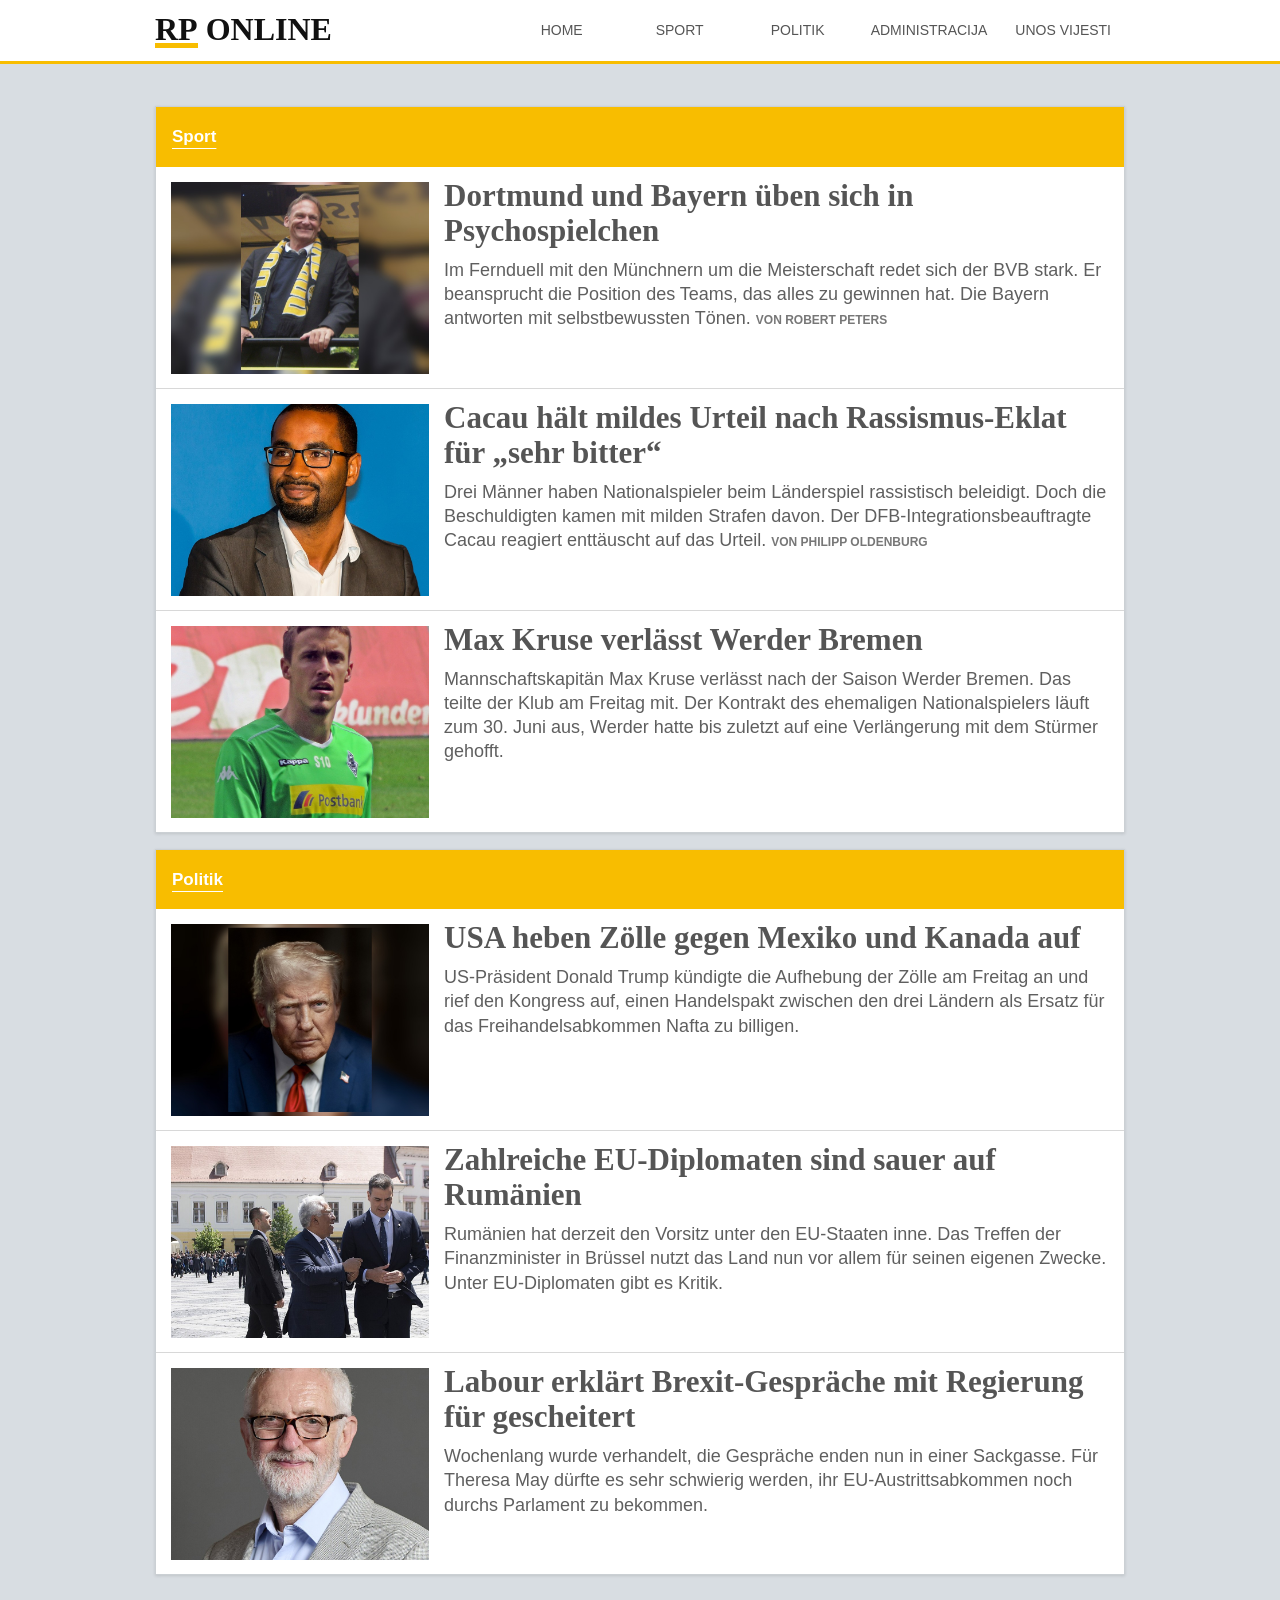
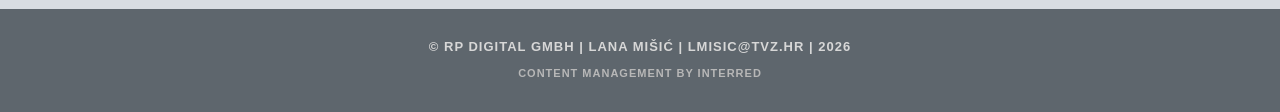
<file: pwa/index.html>
<!DOCTYPE html>
<html lang="hr">
<head>
    <meta charset="UTF-8">
    <meta name="viewport" content="width=device-width, initial-scale=1.0">
    <title>RP Online</title>
    <link rel="stylesheet" href="style.css">
</head>
<body>
    <header class="site-header">
        <div class="header-inner">
            <a class="logo" href="index.php" aria-label="RP Online početna">
                <span>RP</span> Online
            </a>
            <nav class="main-nav" aria-label="Glavna navigacija">
                <a href="index.php">Home</a>
                <a href="kategorija.php?id=Sport">Sport</a>
                <a href="kategorija.php?id=Politik">Politik</a>
                <a href="administrator.php">Administracija</a>
                <a href="unos.php">Unos vijesti</a>
            </nav>
        </div>
    </header>

    <main class="page-shell">
        <section class="news-section" id="sport">
            <h1>Sport</h1>

            <article class="news-card">
                <a class="news-image" href="clanak.html">
                    <img src="images/sport-dortmund.jpg" alt="Hans-Joachim Watzke govori u mikrofon">
                </a>
                <div class="news-copy">
                    <h2><a href="clanak.html">Dortmund und Bayern üben sich in Psychospielchen</a></h2>
                    <p>Im Fernduell mit den Münchnern um die Meisterschaft redet sich der BVB stark. Er beansprucht die Position des Teams, das alles zu gewinnen hat. Die Bayern antworten mit selbstbewussten Tönen. <span>Von Robert Peters</span></p>
                </div>
            </article>

            <article class="news-card">
                <a class="news-image" href="cacau.html">
                    <img src="images/sport-cacau.jpg" alt="Cacau na konferenciji za medije">
                </a>
                <div class="news-copy">
                    <h2><a href="cacau.html">Cacau hält mildes Urteil nach Rassismus-Eklat für „sehr bitter“</a></h2>
                    <p>Drei Männer haben Nationalspieler beim Länderspiel rassistisch beleidigt. Doch die Beschuldigten kamen mit milden Strafen davon. Der DFB-Integrationsbeauftragte Cacau reagiert enttäuscht auf das Urteil. <span>Von Philipp Oldenburg</span></p>
                </div>
            </article>

            <article class="news-card">
                <a class="news-image" href="kruse.html">
                    <img src="images/sport-kruse.jpg" alt="Max Kruse u zelenom nogometnom dresu">
                </a>
                <div class="news-copy">
                    <h2><a href="kruse.html">Max Kruse verlässt Werder Bremen</a></h2>
                    <p>Mannschaftskapitän Max Kruse verlässt nach der Saison Werder Bremen. Das teilte der Klub am Freitag mit. Der Kontrakt des ehemaligen Nationalspielers läuft zum 30. Juni aus, Werder hatte bis zuletzt auf eine Verlängerung mit dem Stürmer gehofft.</p>
                </div>
            </article>
        </section>

        <section class="news-section" id="politik">
            <h1>Politik</h1>

            <article class="news-card">
                <a class="news-image" href="usa.html">
                    <img src="images/politik-trump.jpg" alt="Donald Trump govori za govornicom">
                </a>
                <div class="news-copy">
                    <h2><a href="usa.html">USA heben Zölle gegen Mexiko und Kanada auf</a></h2>
                    <p>US-Präsident Donald Trump kündigte die Aufhebung der Zölle am Freitag an und rief den Kongress auf, einen Handelspakt zwischen den drei Ländern als Ersatz für das Freihandelsabkommen Nafta zu billigen.</p>
                </div>
            </article>

            <article class="news-card">
                <a class="news-image" href="rumunjska.html">
                    <img src="images/politik-romania.jpg" alt="Dvoje diplomata sjedi na plaži">
                </a>
                <div class="news-copy">
                    <h2><a href="rumunjska.html">Zahlreiche EU-Diplomaten sind sauer auf Rumänien</a></h2>
                    <p>Rumänien hat derzeit den Vorsitz unter den EU-Staaten inne. Das Treffen der Finanzminister in Brüssel nutzt das Land nun vor allem für seinen eigenen Zwecke. Unter EU-Diplomaten gibt es Kritik.</p>
                </div>
            </article>

            <article class="news-card">
                <a class="news-image" href="brexit.html">
                    <img src="images/politik-brexit.jpg" alt="Jeremy Corbyn ispred tamne pozadine">
                </a>
                <div class="news-copy">
                    <h2><a href="brexit.html">Labour erklärt Brexit-Gespräche mit Regierung für gescheitert</a></h2>
                    <p>Wochenlang wurde verhandelt, die Gespräche enden nun in einer Sackgasse. Für Theresa May dürfte es sehr schwierig werden, ihr EU-Austrittsabkommen noch durchs Parlament zu bekommen.</p>
                </div>
            </article>
        </section>
    </main>

    <footer class="site-footer">
        <p>&copy; RP Digital GmbH | Lana Mišić | lmisic@tvz.hr | 2026</p>
        <small>Content Management by InterRed</small>
    </footer>
</body>
</html>
</file>
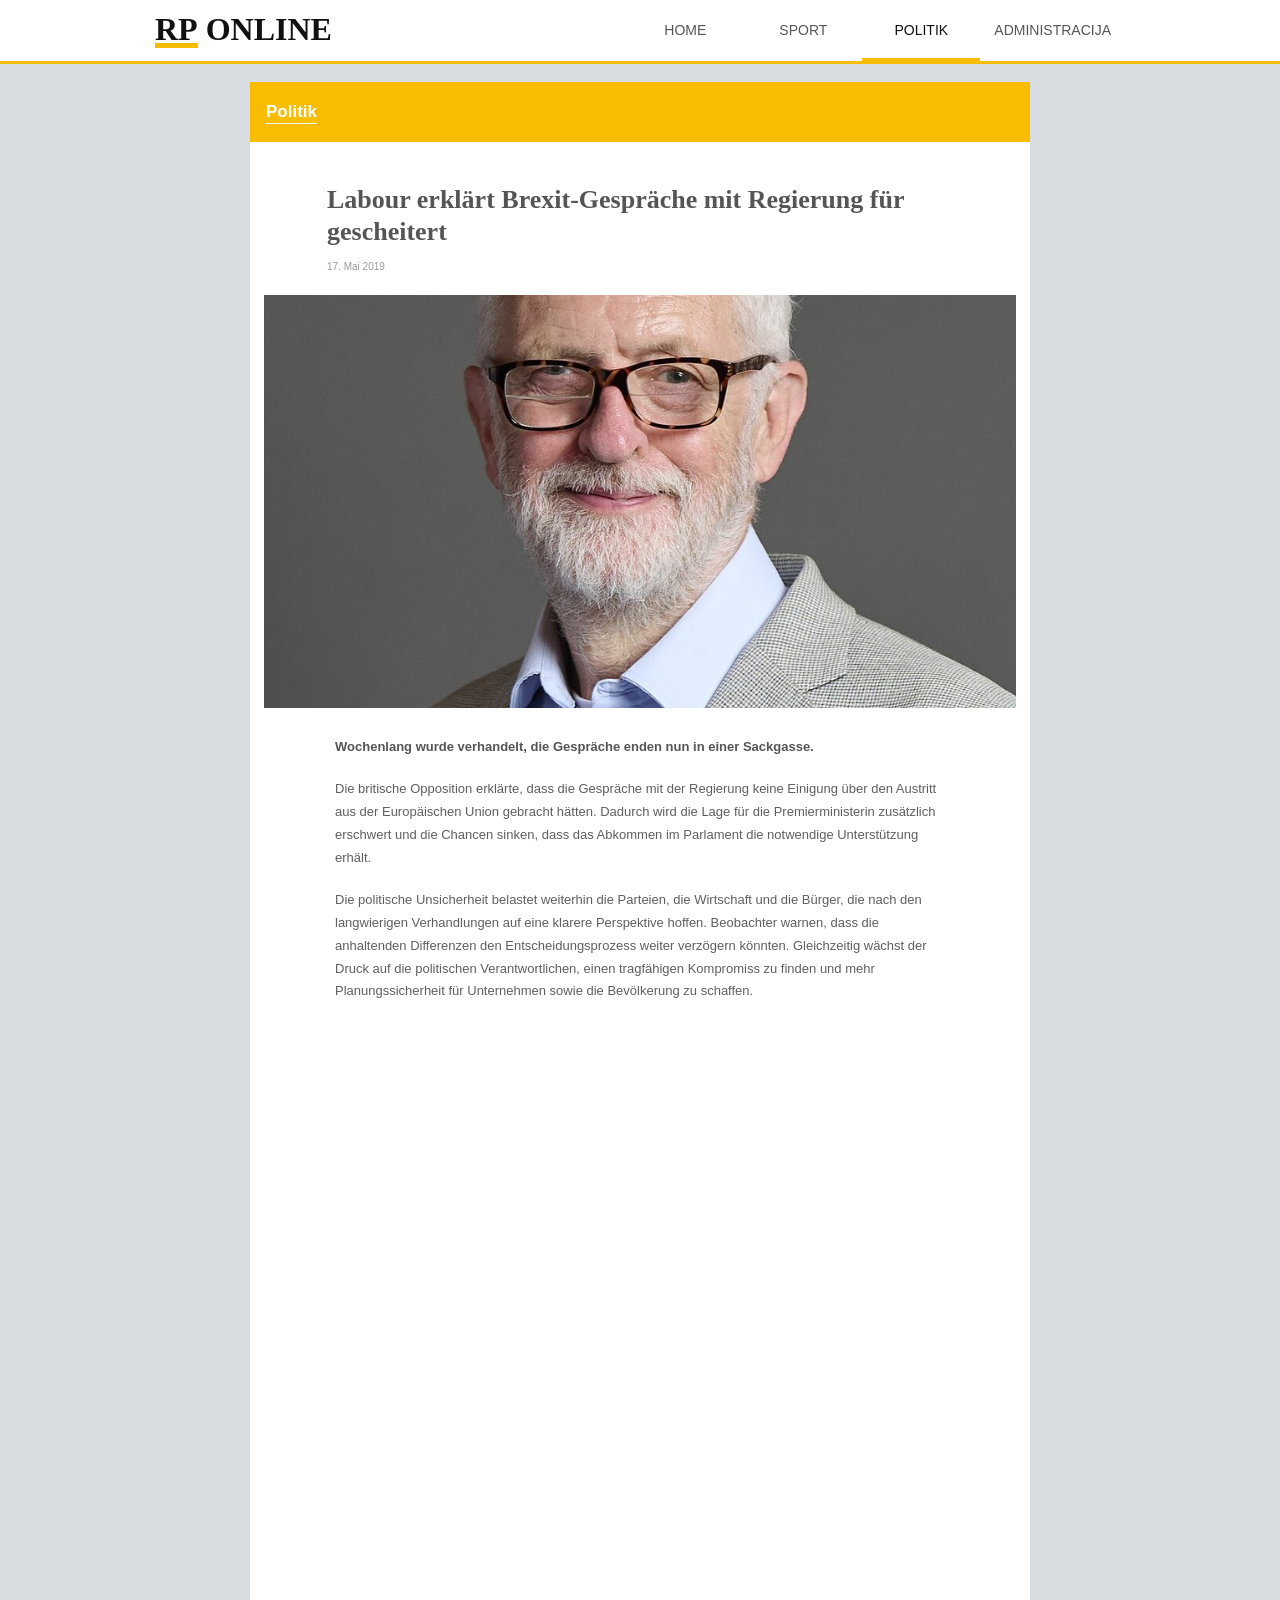
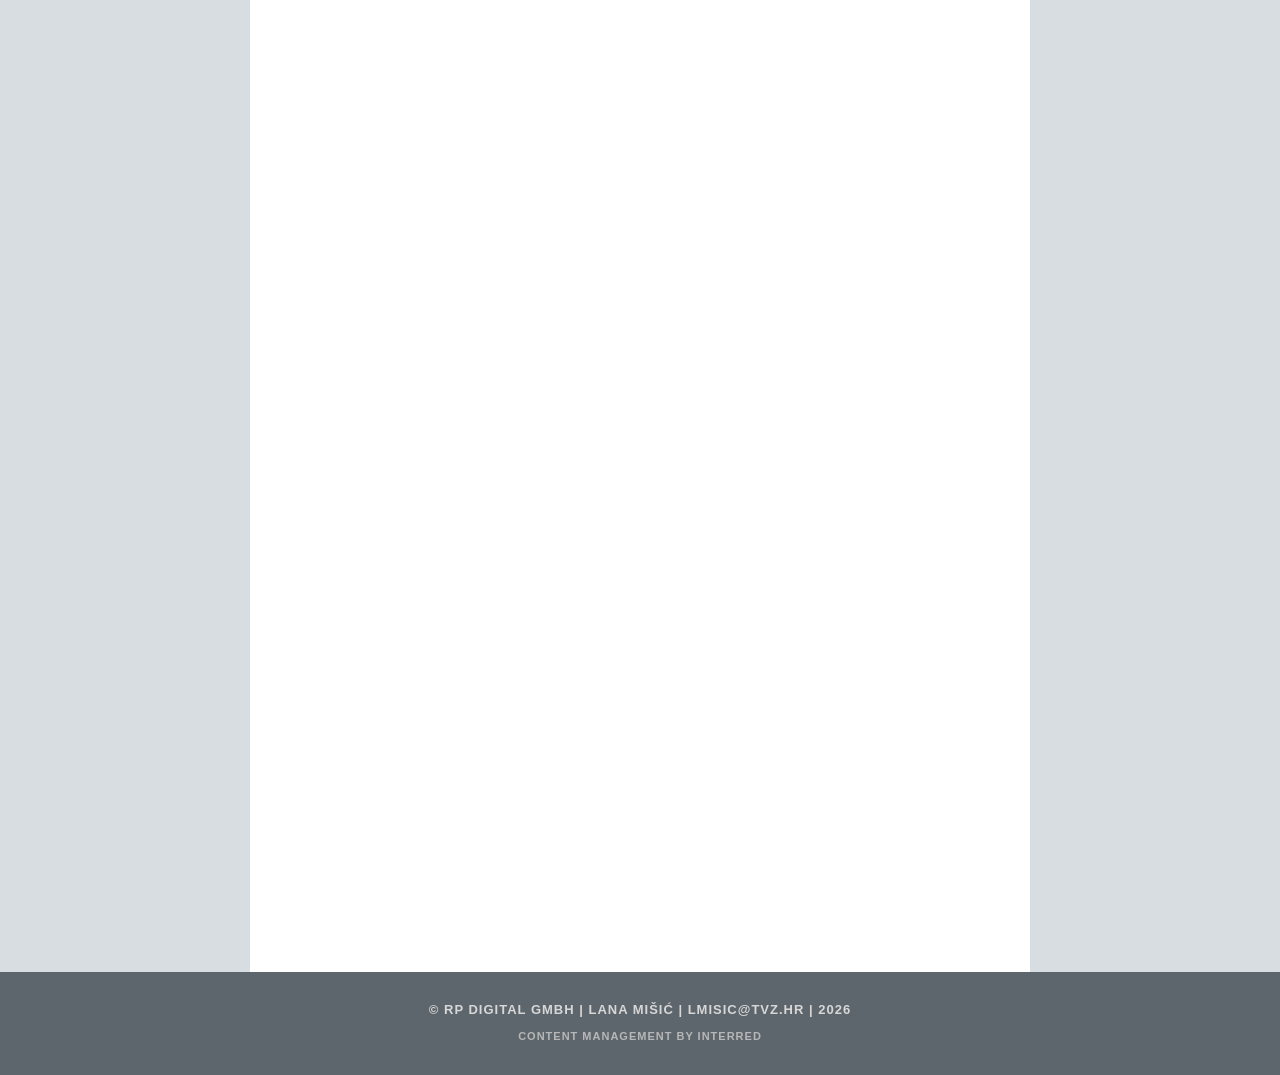
<file: pwa/brexit.html>
<!DOCTYPE html>
<html lang="hr">
<head>
    <meta charset="UTF-8">
    <meta name="viewport" content="width=device-width, initial-scale=1.0">
    <title>Labour erklärt Brexit-Gespräche mit Regierung für gescheitert | RP Online</title>
    <link rel="stylesheet" href="style.css">
</head>
<body>
    <header class="site-header">
        <div class="header-inner">
            <a class="logo" href="index.html" aria-label="RP Online početna"><span>RP</span> Online</a>
            <nav class="main-nav" aria-label="Glavna navigacija">
                <a href="index.html">Home</a>
                <a href="index.html#sport">Sport</a>
                <a class="active" href="index.html#politik">Politik</a>
                <a href="#">Administracija</a>
            </nav>
        </div>
    </header>
    <main class="article-shell">
        <article class="article-page">
            <div class="section-label">Politik</div>
            <header class="article-header">
                <h1>Labour erklärt Brexit-Gespräche mit Regierung für gescheitert</h1>
                <time datetime="2019-05-17">17. Mai 2019</time>
            </header>
            <img class="article-hero" src="images/politik-brexit.jpg" alt="Jeremy Corbyn ispred tamne pozadine">
            <p class="lead">Wochenlang wurde verhandelt, die Gespräche enden nun in einer Sackgasse.</p>
<p>Die britische Opposition erklärte, dass die Gespräche mit der Regierung keine Einigung über den Austritt aus der Europäischen Union gebracht hätten. Dadurch wird die Lage für die Premierministerin zusätzlich erschwert und die Chancen sinken, dass das Abkommen im Parlament die notwendige Unterstützung erhält.</p>

<p>Die politische Unsicherheit belastet weiterhin die Parteien, die Wirtschaft und die Bürger, die nach den langwierigen Verhandlungen auf eine klarere Perspektive hoffen. Beobachter warnen, dass die anhaltenden Differenzen den Entscheidungsprozess weiter verzögern könnten. Gleichzeitig wächst der Druck auf die politischen Verantwortlichen, einen tragfähigen Kompromiss zu finden und mehr Planungssicherheit für Unternehmen sowie die Bevölkerung zu schaffen.</p>
        </article>
    </main>
    <footer class="site-footer">
        <p>&copy; RP Digital GmbH | Lana Mišić | lmisic@tvz.hr | 2026</p>
        <small>Content Management by InterRed</small>
    </footer>
</body>
</html>
</file>
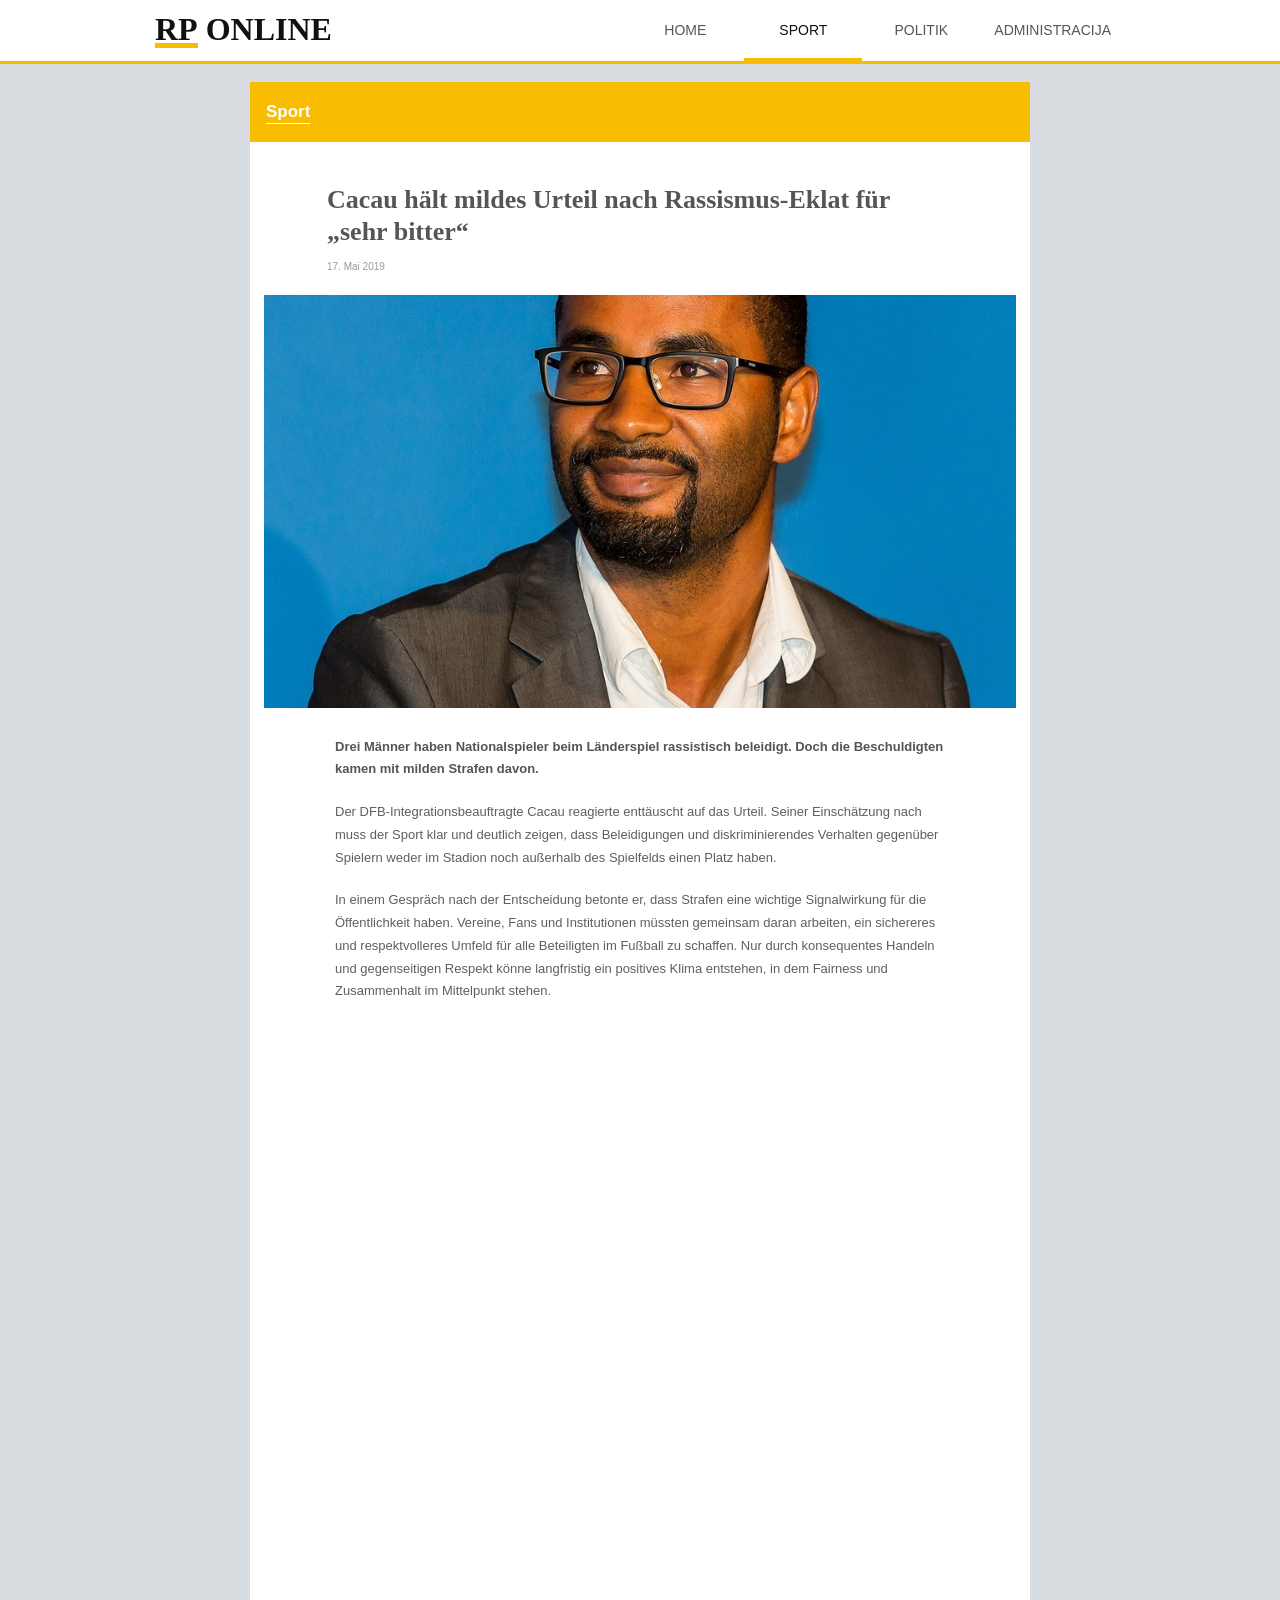
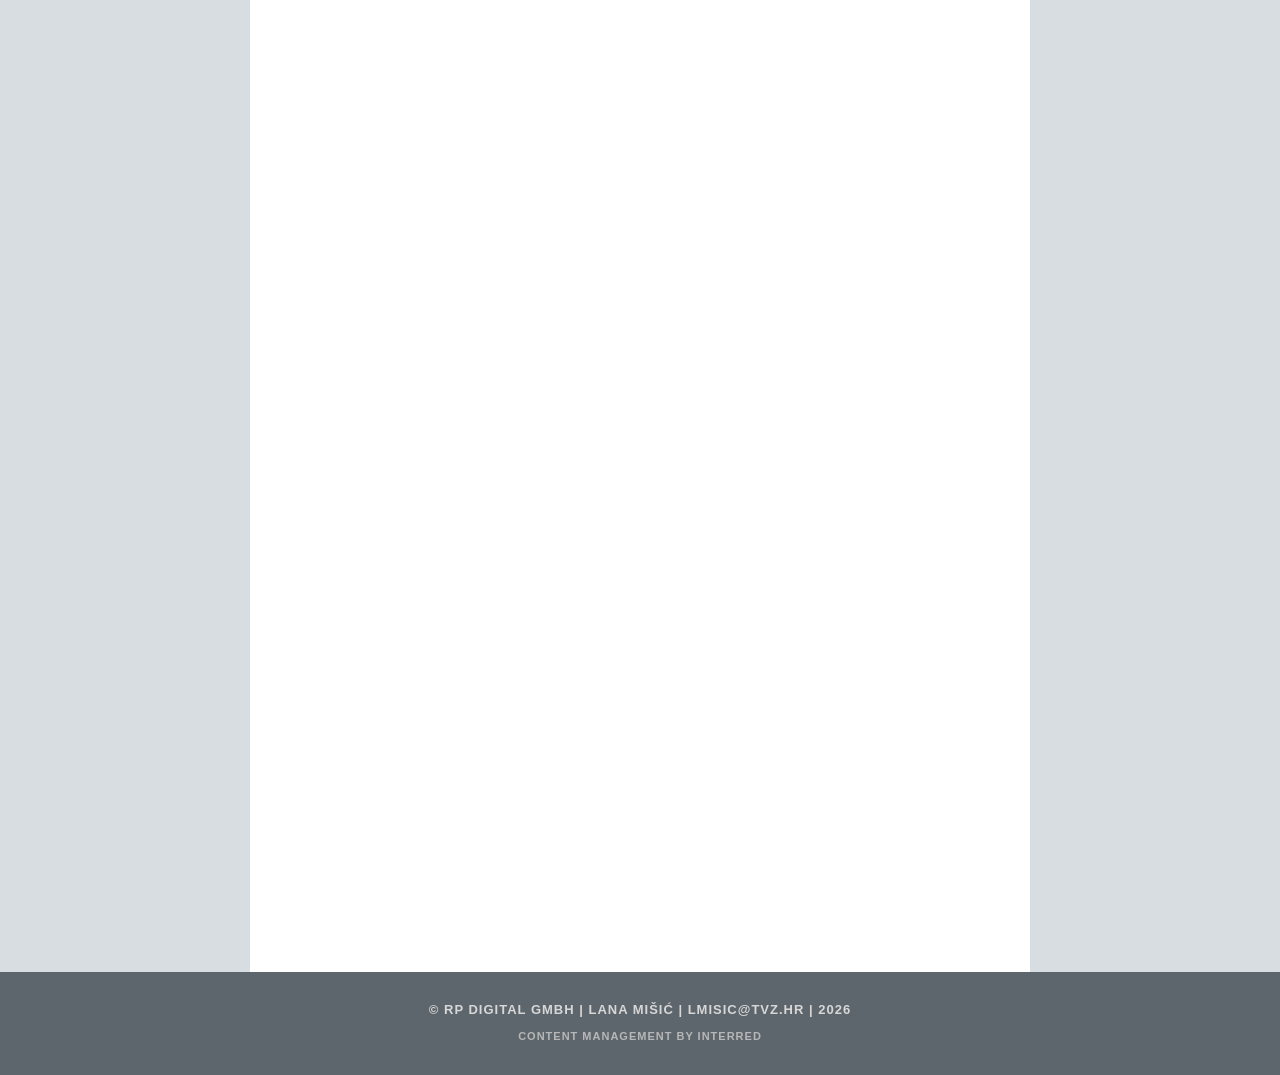
<file: pwa/cacau.html>
<!DOCTYPE html>
<html lang="hr">
<head>
    <meta charset="UTF-8">
    <meta name="viewport" content="width=device-width, initial-scale=1.0">
    <title>Cacau hält mildes Urteil nach Rassismus-Eklat für „sehr bitter“ | RP Online</title>
    <link rel="stylesheet" href="style.css">
</head>
<body>
    <header class="site-header">
        <div class="header-inner">
            <a class="logo" href="index.html" aria-label="RP Online početna"><span>RP</span> Online</a>
            <nav class="main-nav" aria-label="Glavna navigacija">
                <a href="index.html">Home</a>
                <a class="active" href="index.html#sport">Sport</a>
                <a href="index.html#politik">Politik</a>
                <a href="#">Administracija</a>
            </nav>
        </div>
    </header>
    <main class="article-shell">
        <article class="article-page">
            <div class="section-label">Sport</div>
            <header class="article-header">
                <h1>Cacau hält mildes Urteil nach Rassismus-Eklat für „sehr bitter“</h1>
                <time datetime="2019-05-17">17. Mai 2019</time>
            </header>
            <img class="article-hero" src="images/sport-cacau.jpg" alt="Cacau na konferenciji za medije">
            <p class="lead">Drei Männer haben Nationalspieler beim Länderspiel rassistisch beleidigt. Doch die Beschuldigten kamen mit milden Strafen davon.</p>
<p>Der DFB-Integrationsbeauftragte Cacau reagierte enttäuscht auf das Urteil. Seiner Einschätzung nach muss der Sport klar und deutlich zeigen, dass Beleidigungen und diskriminierendes Verhalten gegenüber Spielern weder im Stadion noch außerhalb des Spielfelds einen Platz haben.</p>

<p>In einem Gespräch nach der Entscheidung betonte er, dass Strafen eine wichtige Signalwirkung für die Öffentlichkeit haben. Vereine, Fans und Institutionen müssten gemeinsam daran arbeiten, ein sichereres und respektvolleres Umfeld für alle Beteiligten im Fußball zu schaffen. Nur durch konsequentes Handeln und gegenseitigen Respekt könne langfristig ein positives Klima entstehen, in dem Fairness und Zusammenhalt im Mittelpunkt stehen.</p>
        </article>
    </main>
    <footer class="site-footer">
        <p>&copy; RP Digital GmbH | Lana Mišić | lmisic@tvz.hr | 2026</p>
        <small>Content Management by InterRed</small>
    </footer>
</body>
</html>
</file>
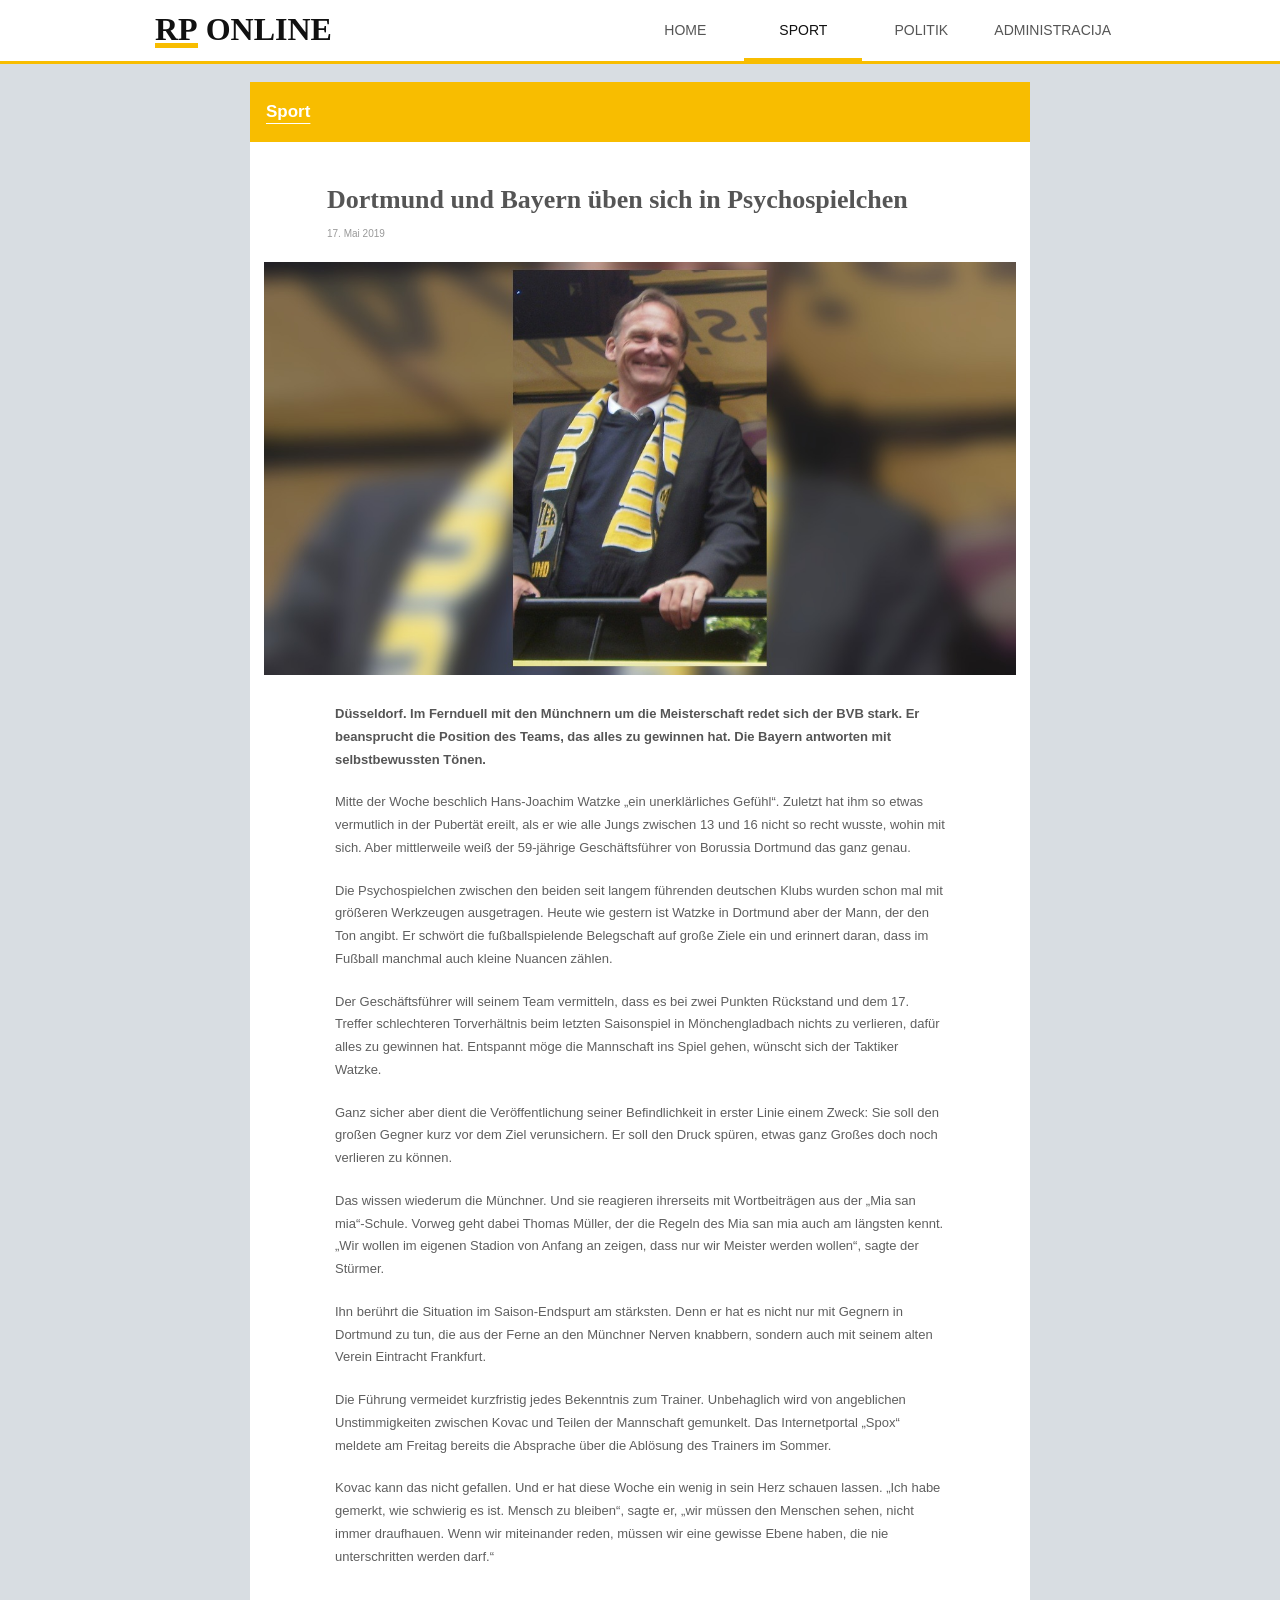
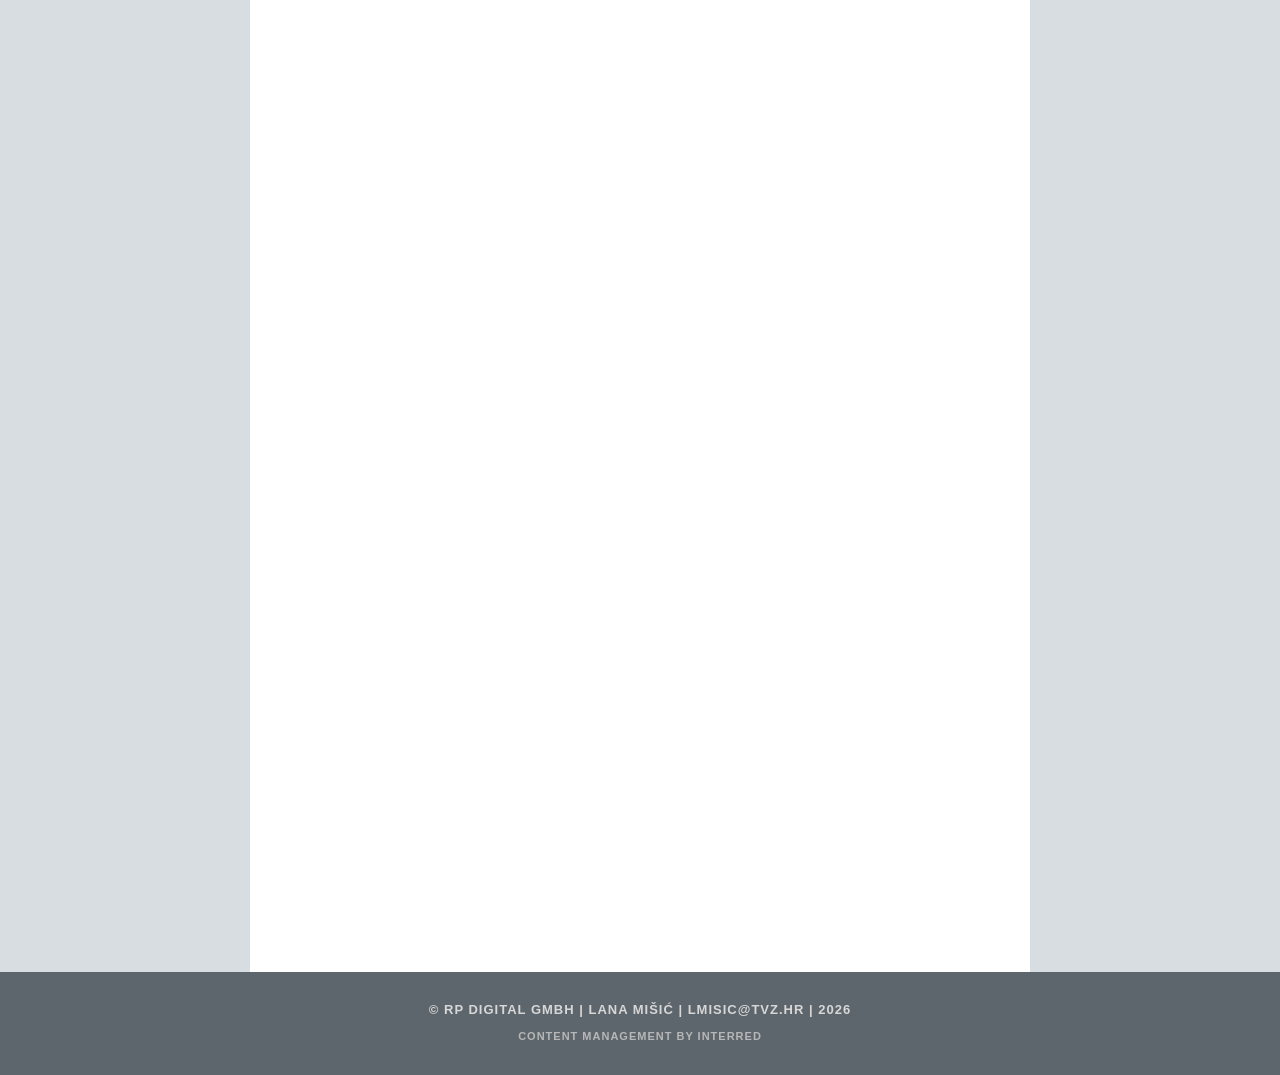
<file: pwa/clanak.html>
<!DOCTYPE html>
<html lang="hr">
<head>
    <meta charset="UTF-8">
    <meta name="viewport" content="width=device-width, initial-scale=1.0">
    <title>Dortmund und Bayern üben sich in Psychospielchen | RP Online</title>
    <link rel="stylesheet" href="style.css">
</head>
<body>
    <header class="site-header">
        <div class="header-inner">
            <a class="logo" href="index.html" aria-label="RP Online početna">
                <span>RP</span> Online
            </a>
            <nav class="main-nav" aria-label="Glavna navigacija">
                <a href="index.html">Home</a>
                <a class="active" href="index.html#sport">Sport</a>
                <a href="index.html#politik">Politik</a>
                <a href="#">Administracija</a>
            </nav>
        </div>
    </header>

    <main class="article-shell">
        <article class="article-page">
            <div class="section-label">Sport</div>

            <header class="article-header">
                <h1>Dortmund und Bayern üben sich in Psychospielchen</h1>
                <time datetime="2019-05-17">17. Mai 2019</time>
            </header>

            <img class="article-hero" src="images/dortmund-large.jpg" alt="Hans-Joachim Watzke govori u mikrofon">

            <p class="lead">Düsseldorf. Im Fernduell mit den Münchnern um die Meisterschaft redet sich der BVB stark. Er beansprucht die Position des Teams, das alles zu gewinnen hat. Die Bayern antworten mit selbstbewussten Tönen.</p>

            <p>Mitte der Woche beschlich Hans-Joachim Watzke „ein unerklärliches Gefühl“. Zuletzt hat ihm so etwas vermutlich in der Pubertät ereilt, als er wie alle Jungs zwischen 13 und 16 nicht so recht wusste, wohin mit sich. Aber mittlerweile weiß der 59-jährige Geschäftsführer von Borussia Dortmund das ganz genau.</p>

            <p>Die Psychospielchen zwischen den beiden seit langem führenden deutschen Klubs wurden schon mal mit größeren Werkzeugen ausgetragen. Heute wie gestern ist Watzke in Dortmund aber der Mann, der den Ton angibt. Er schwört die fußballspielende Belegschaft auf große Ziele ein und erinnert daran, dass im Fußball manchmal auch kleine Nuancen zählen.</p>

            <p>Der Geschäftsführer will seinem Team vermitteln, dass es bei zwei Punkten Rückstand und dem 17. Treffer schlechteren Torverhältnis beim letzten Saisonspiel in Mönchengladbach nichts zu verlieren, dafür alles zu gewinnen hat. Entspannt möge die Mannschaft ins Spiel gehen, wünscht sich der Taktiker Watzke.</p>

            <p>Ganz sicher aber dient die Veröffentlichung seiner Befindlichkeit in erster Linie einem Zweck: Sie soll den großen Gegner kurz vor dem Ziel verunsichern. Er soll den Druck spüren, etwas ganz Großes doch noch verlieren zu können.</p>

            <p>Das wissen wiederum die Münchner. Und sie reagieren ihrerseits mit Wortbeiträgen aus der „Mia san mia“-Schule. Vorweg geht dabei Thomas Müller, der die Regeln des Mia san mia auch am längsten kennt. „Wir wollen im eigenen Stadion von Anfang an zeigen, dass nur wir Meister werden wollen“, sagte der Stürmer.</p>

            <p>Ihn berührt die Situation im Saison-Endspurt am stärksten. Denn er hat es nicht nur mit Gegnern in Dortmund zu tun, die aus der Ferne an den Münchner Nerven knabbern, sondern auch mit seinem alten Verein Eintracht Frankfurt.</p>

            <p>Die Führung vermeidet kurzfristig jedes Bekenntnis zum Trainer. Unbehaglich wird von angeblichen Unstimmigkeiten zwischen Kovac und Teilen der Mannschaft gemunkelt. Das Internetportal „Spox“ meldete am Freitag bereits die Absprache über die Ablösung des Trainers im Sommer.</p>

            <p>Kovac kann das nicht gefallen. Und er hat diese Woche ein wenig in sein Herz schauen lassen. „Ich habe gemerkt, wie schwierig es ist. Mensch zu bleiben“, sagte er, „wir müssen den Menschen sehen, nicht immer draufhauen. Wenn wir miteinander reden, müssen wir eine gewisse Ebene haben, die nie unterschritten werden darf.“</p>
        </article>
    </main>

    <footer class="site-footer">
        <p>&copy; RP Digital GmbH | Lana Mišić | lmisic@tvz.hr | 2026</p>
        <small>Content Management by InterRed</small>
    </footer>
</body>
</html>
</file>
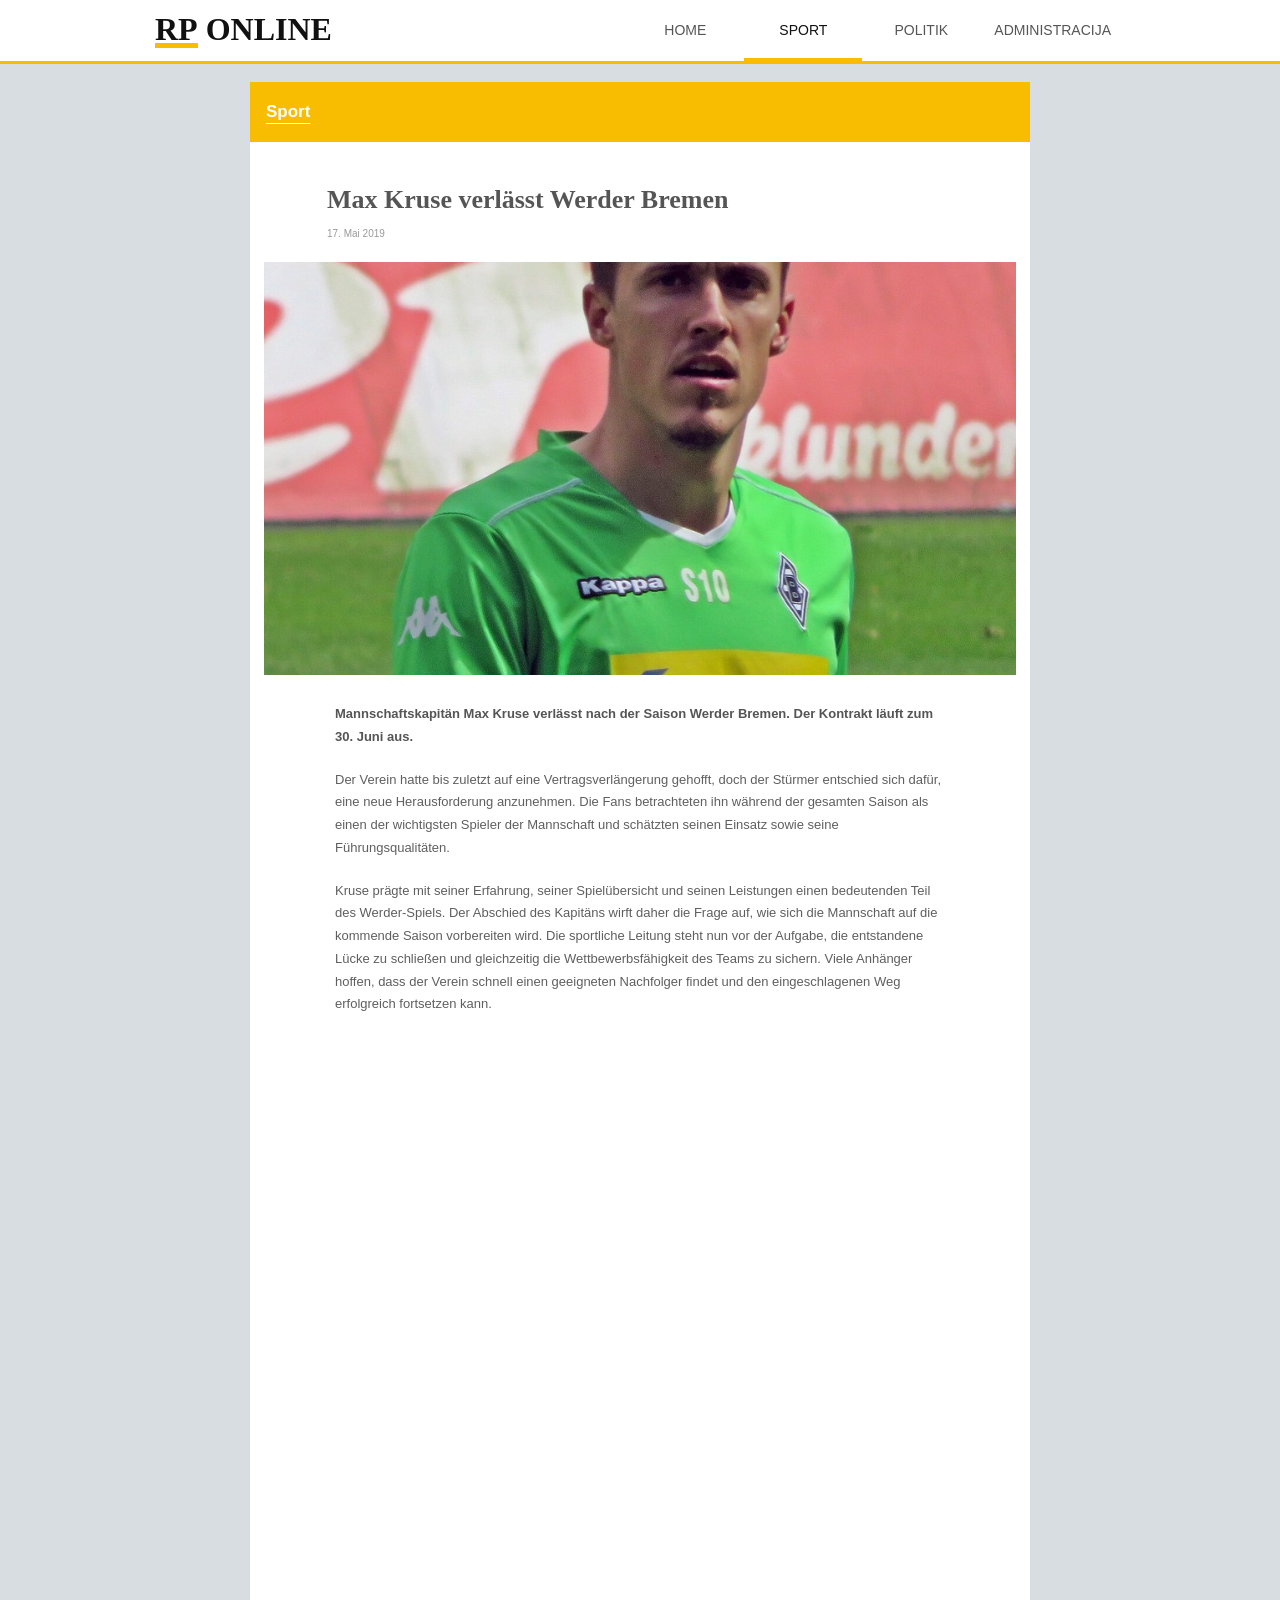
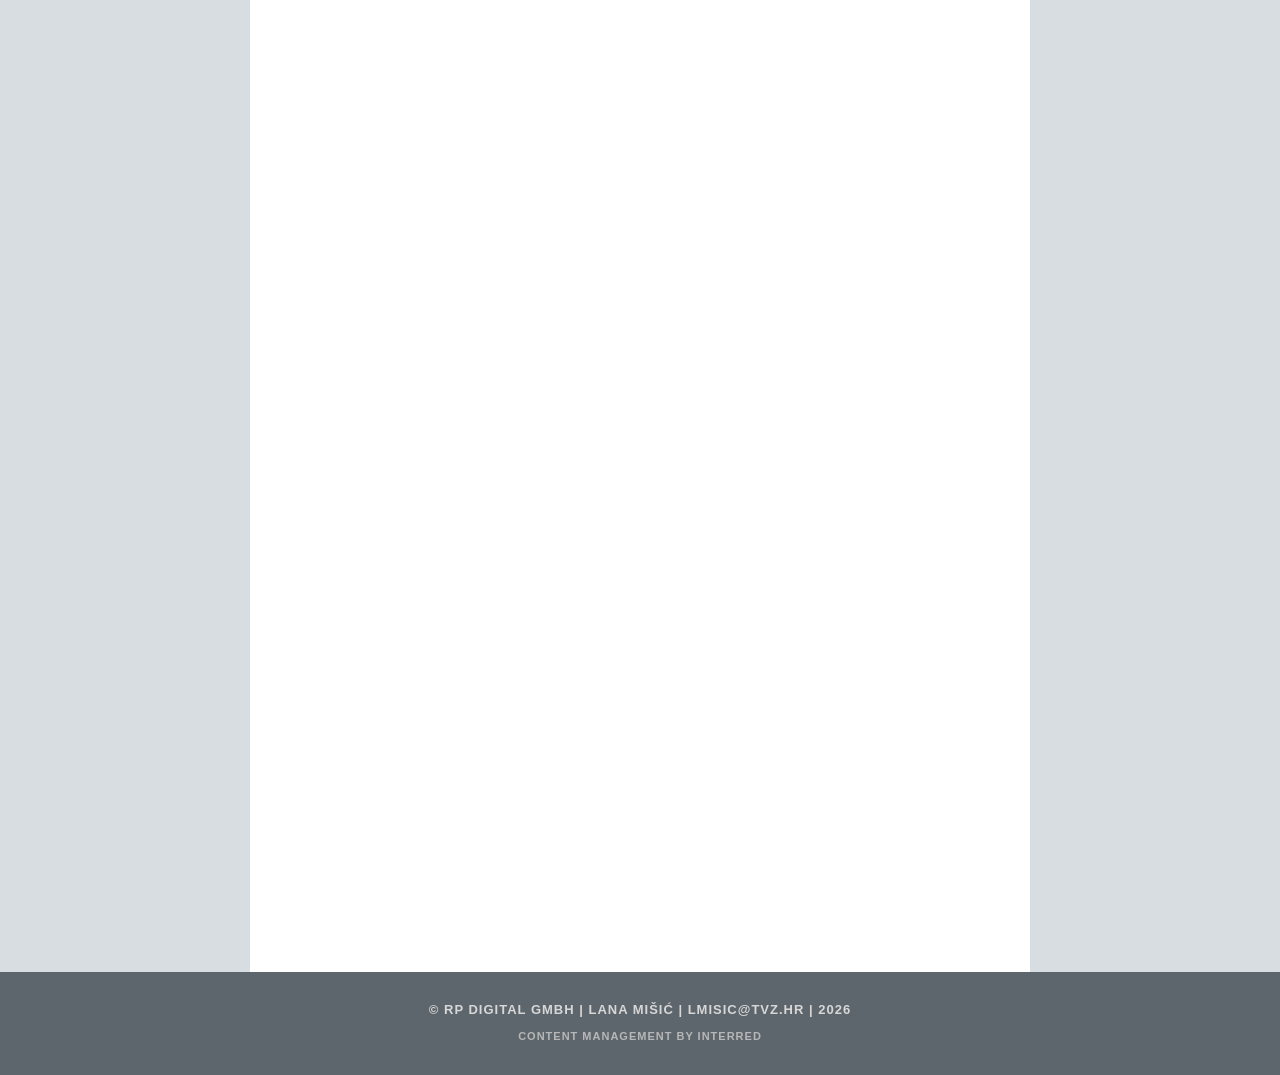
<file: pwa/kruse.html>
<!DOCTYPE html>
<html lang="hr">
<head>
    <meta charset="UTF-8">
    <meta name="viewport" content="width=device-width, initial-scale=1.0">
    <title>Max Kruse verlässt Werder Bremen | RP Online</title>
    <link rel="stylesheet" href="style.css">
</head>
<body>
    <header class="site-header">
        <div class="header-inner">
            <a class="logo" href="index.html" aria-label="RP Online početna"><span>RP</span> Online</a>
            <nav class="main-nav" aria-label="Glavna navigacija">
                <a href="index.html">Home</a>
                <a class="active" href="index.html#sport">Sport</a>
                <a href="index.html#politik">Politik</a>
                <a href="#">Administracija</a>
            </nav>
        </div>
    </header>
    <main class="article-shell">
        <article class="article-page">
            <div class="section-label">Sport</div>
            <header class="article-header">
                <h1>Max Kruse verlässt Werder Bremen</h1>
                <time datetime="2019-05-17">17. Mai 2019</time>
            </header>
            <img class="article-hero" src="images/sport-kruse.jpg" alt="Max Kruse u zelenom nogometnom dresu">
            <p class="lead">Mannschaftskapitän Max Kruse verlässt nach der Saison Werder Bremen. Der Kontrakt läuft zum 30. Juni aus.</p>
<p>Der Verein hatte bis zuletzt auf eine Vertragsverlängerung gehofft, doch der Stürmer entschied sich dafür, eine neue Herausforderung anzunehmen. Die Fans betrachteten ihn während der gesamten Saison als einen der wichtigsten Spieler der Mannschaft und schätzten seinen Einsatz sowie seine Führungsqualitäten.</p>

<p>Kruse prägte mit seiner Erfahrung, seiner Spielübersicht und seinen Leistungen einen bedeutenden Teil des Werder-Spiels. Der Abschied des Kapitäns wirft daher die Frage auf, wie sich die Mannschaft auf die kommende Saison vorbereiten wird. Die sportliche Leitung steht nun vor der Aufgabe, die entstandene Lücke zu schließen und gleichzeitig die Wettbewerbsfähigkeit des Teams zu sichern. Viele Anhänger hoffen, dass der Verein schnell einen geeigneten Nachfolger findet und den eingeschlagenen Weg erfolgreich fortsetzen kann.</p>
        </article>
    </main>
    <footer class="site-footer">
        <p>&copy; RP Digital GmbH | Lana Mišić | lmisic@tvz.hr | 2026</p>
        <small>Content Management by InterRed</small>
    </footer>
</body>
</html>
</file>
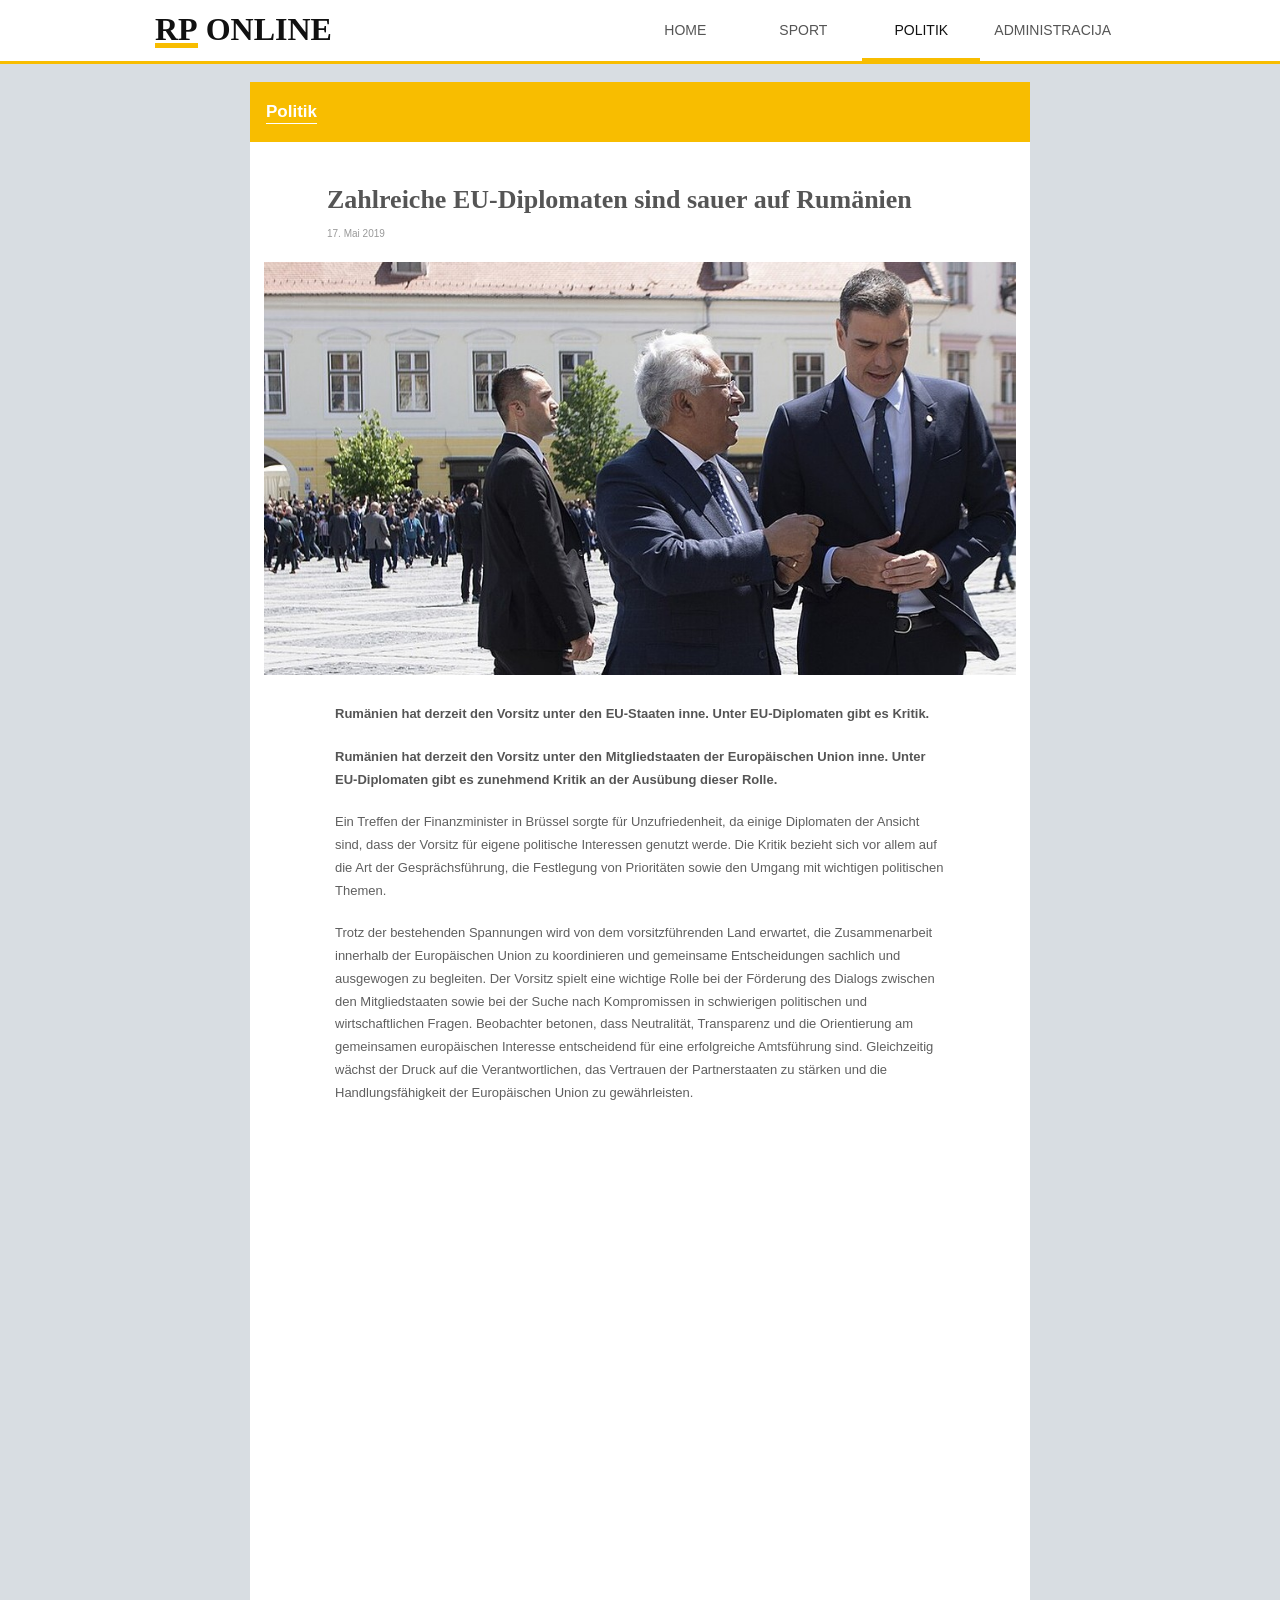
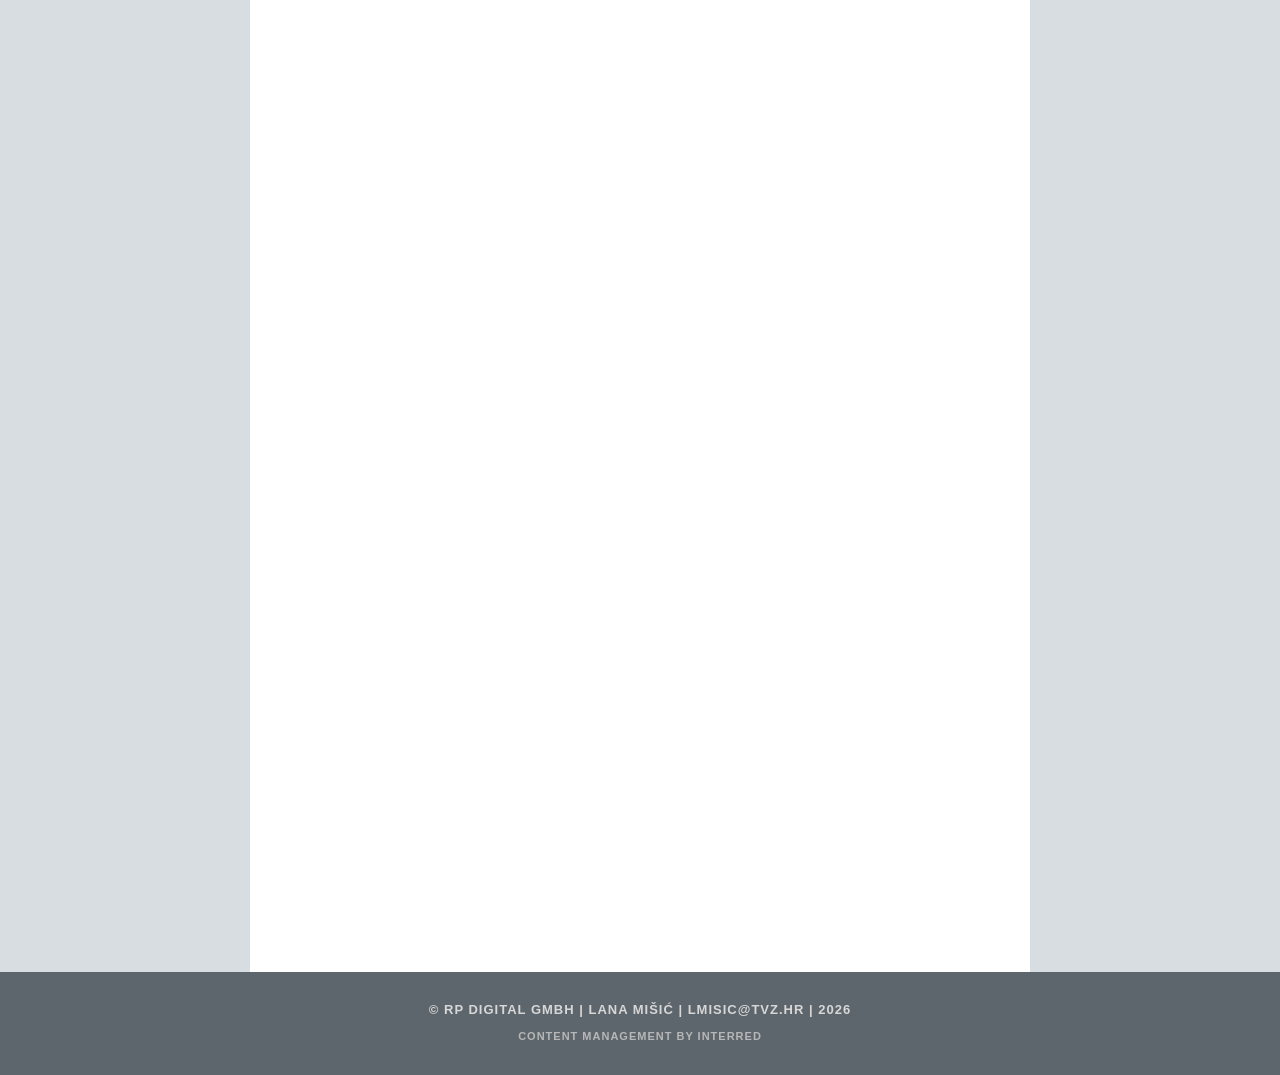
<file: pwa/rumunjska.html>
<!DOCTYPE html>
<html lang="hr">
<head>
    <meta charset="UTF-8">
    <meta name="viewport" content="width=device-width, initial-scale=1.0">
    <title>Zahlreiche EU-Diplomaten sind sauer auf Rumänien | RP Online</title>
    <link rel="stylesheet" href="style.css">
</head>
<body>
    <header class="site-header">
        <div class="header-inner">
            <a class="logo" href="index.html" aria-label="RP Online početna"><span>RP</span> Online</a>
            <nav class="main-nav" aria-label="Glavna navigacija">
                <a href="index.html">Home</a>
                <a href="index.html#sport">Sport</a>
                <a class="active" href="index.html#politik">Politik</a>
                <a href="#">Administracija</a>
            </nav>
        </div>
    </header>
    <main class="article-shell">
        <article class="article-page">
            <div class="section-label">Politik</div>
            <header class="article-header">
                <h1>Zahlreiche EU-Diplomaten sind sauer auf Rumänien</h1>
                <time datetime="2019-05-17">17. Mai 2019</time>
            </header>
            <img class="article-hero" src="images/politik-romania.jpg" alt="Dvoje diplomata sjedi na plaži">
            <p class="lead">Rumänien hat derzeit den Vorsitz unter den EU-Staaten inne. Unter EU-Diplomaten gibt es Kritik.</p>
<p class="lead">Rumänien hat derzeit den Vorsitz unter den Mitgliedstaaten der Europäischen Union inne. Unter EU-Diplomaten gibt es zunehmend Kritik an der Ausübung dieser Rolle.</p>

<p>Ein Treffen der Finanzminister in Brüssel sorgte für Unzufriedenheit, da einige Diplomaten der Ansicht sind, dass der Vorsitz für eigene politische Interessen genutzt werde. Die Kritik bezieht sich vor allem auf die Art der Gesprächsführung, die Festlegung von Prioritäten sowie den Umgang mit wichtigen politischen Themen.</p>

<p>Trotz der bestehenden Spannungen wird von dem vorsitzführenden Land erwartet, die Zusammenarbeit innerhalb der Europäischen Union zu koordinieren und gemeinsame Entscheidungen sachlich und ausgewogen zu begleiten. Der Vorsitz spielt eine wichtige Rolle bei der Förderung des Dialogs zwischen den Mitgliedstaaten sowie bei der Suche nach Kompromissen in schwierigen politischen und wirtschaftlichen Fragen. Beobachter betonen, dass Neutralität, Transparenz und die Orientierung am gemeinsamen europäischen Interesse entscheidend für eine erfolgreiche Amtsführung sind. Gleichzeitig wächst der Druck auf die Verantwortlichen, das Vertrauen der Partnerstaaten zu stärken und die Handlungsfähigkeit der Europäischen Union zu gewährleisten.</p>
        </article>
    </main>
    <footer class="site-footer">
        <p>&copy; RP Digital GmbH | Lana Mišić | lmisic@tvz.hr | 2026</p>
        <small>Content Management by InterRed</small>
    </footer>
</body>
</html>
</file>
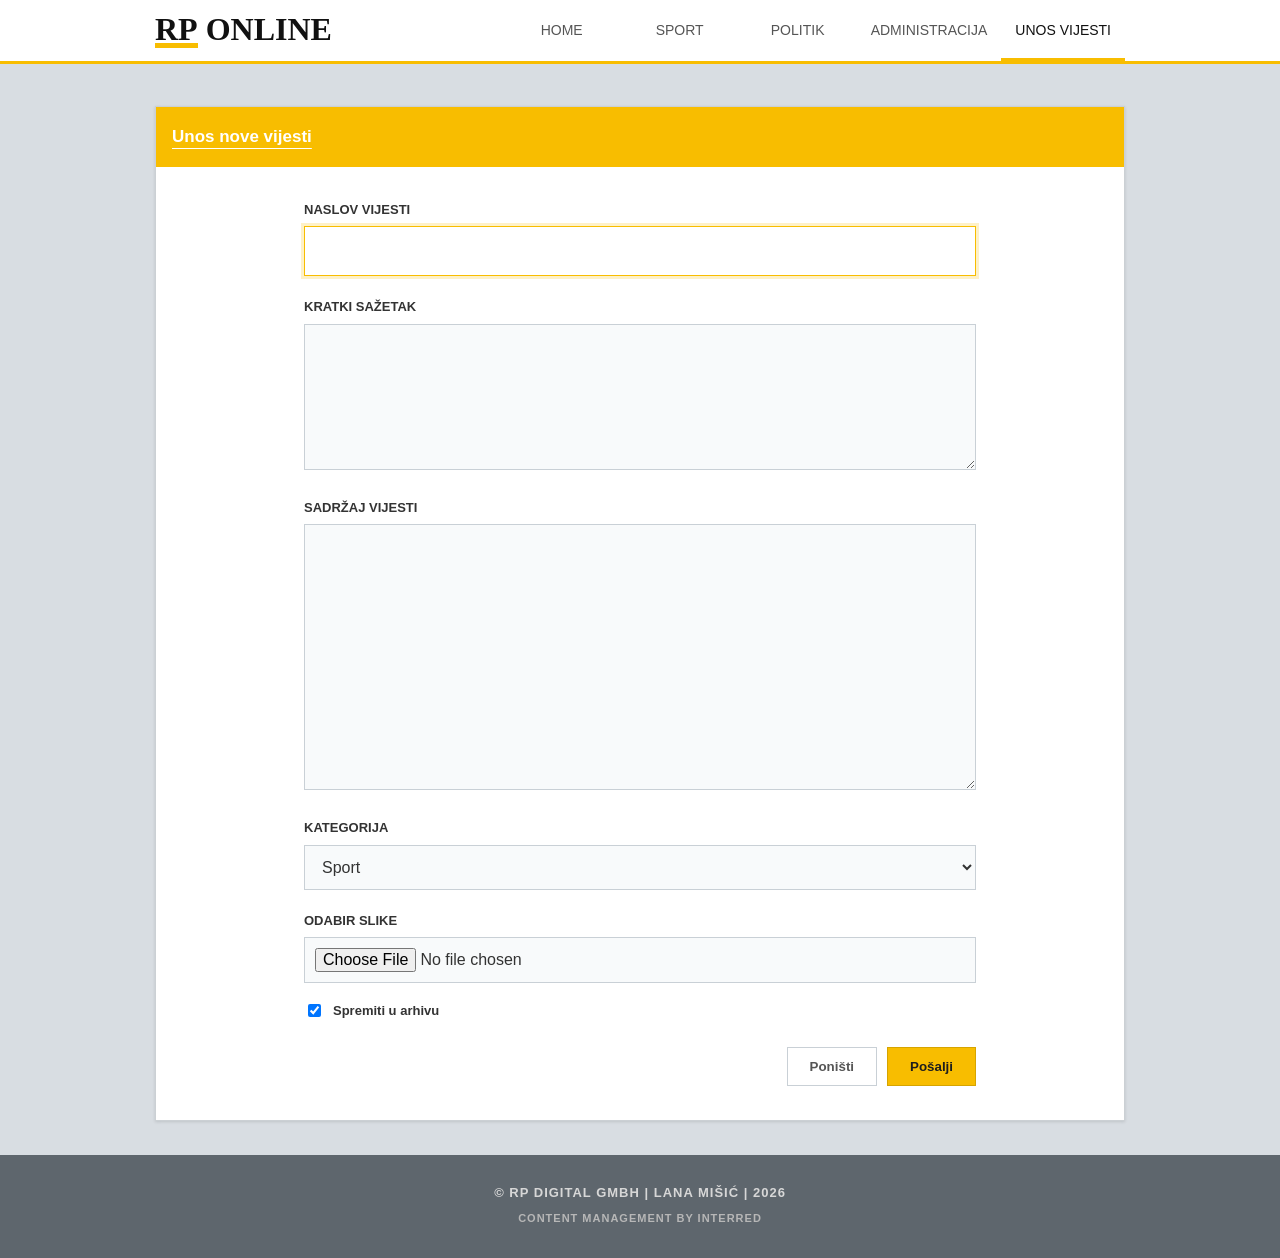
<file: pwa/unos.html>
<!DOCTYPE html>
<html lang="hr">
<head>
    <meta charset="UTF-8">
    <meta name="viewport" content="width=device-width, initial-scale=1.0">
    <title>Unos vijesti</title>
    <link rel="stylesheet" href="style.css">
</head>
<body>

<header class="site-header">
    <div class="header-inner">
        <a class="logo" href="index.php">
            <span>RP</span> Online
        </a>

        <nav class="main-nav" aria-label="Glavna navigacija">
            <a href="index.php">Home</a>
            <a href="kategorija.php?id=Sport">Sport</a>
            <a href="kategorija.php?id=Politik">Politik</a>
            <a href="administrator.php">Administracija</a>
            <a class="active" href="unos.php">Unos vijesti</a>
        </nav>
    </div>
</header>

<main class="page-shell">

<section class="news-section">
    <h1>Unos nove vijesti</h1>

    <form class="news-form" name="unos-vijesti" action="unos.php" method="POST" enctype="multipart/form-data" autocomplete="on">
        <div class="form-item">
            <label for="title">Naslov vijesti</label><br>
            <input class="form-field-textual" type="text" name="title" id="title" required autofocus>
        </div>

        <div class="form-item">
            <label for="about">Kratki sažetak</label><br>
            <textarea class="form-field-textual" name="about" id="about" rows="5" maxlength="180" required></textarea>
        </div>

        <div class="form-item">
            <label for="content">Sadržaj vijesti</label><br>
            <textarea class="form-field-textual" name="content" id="content" rows="10" required></textarea>
        </div>

        <div class="form-item">
            <label for="category">Kategorija</label><br>
            <select class="form-field-textual" name="category" id="category" required>
                <option value="Sport">Sport</option>
                <option value="Politik">Politik</option>
            </select>
        </div>

        <div class="form-item">
            <label for="pphoto">Odabir slike</label><br>
            <input class="input-text" type="file" name="pphoto" id="pphoto" accept="image/jpeg,image/png,image/gif,image/webp" required>
        </div>

        <div class="form-item checkbox-item">
            <input type="checkbox" name="archive" id="archive" value="1" checked>
            <label for="archive">Spremiti u arhivu</label>
        </div>

        <div class="form-actions">
            <button type="reset">Poništi</button>
            <button type="submit">Pošalji</button>
        </div>

    </form>

</section>

</main>

<footer class="site-footer">
    <p>&copy; RP Digital GmbH | Lana Mišić | 2026</p>
    <small>Content Management by InterRed</small>
</footer>

</body>
</html>
</file>
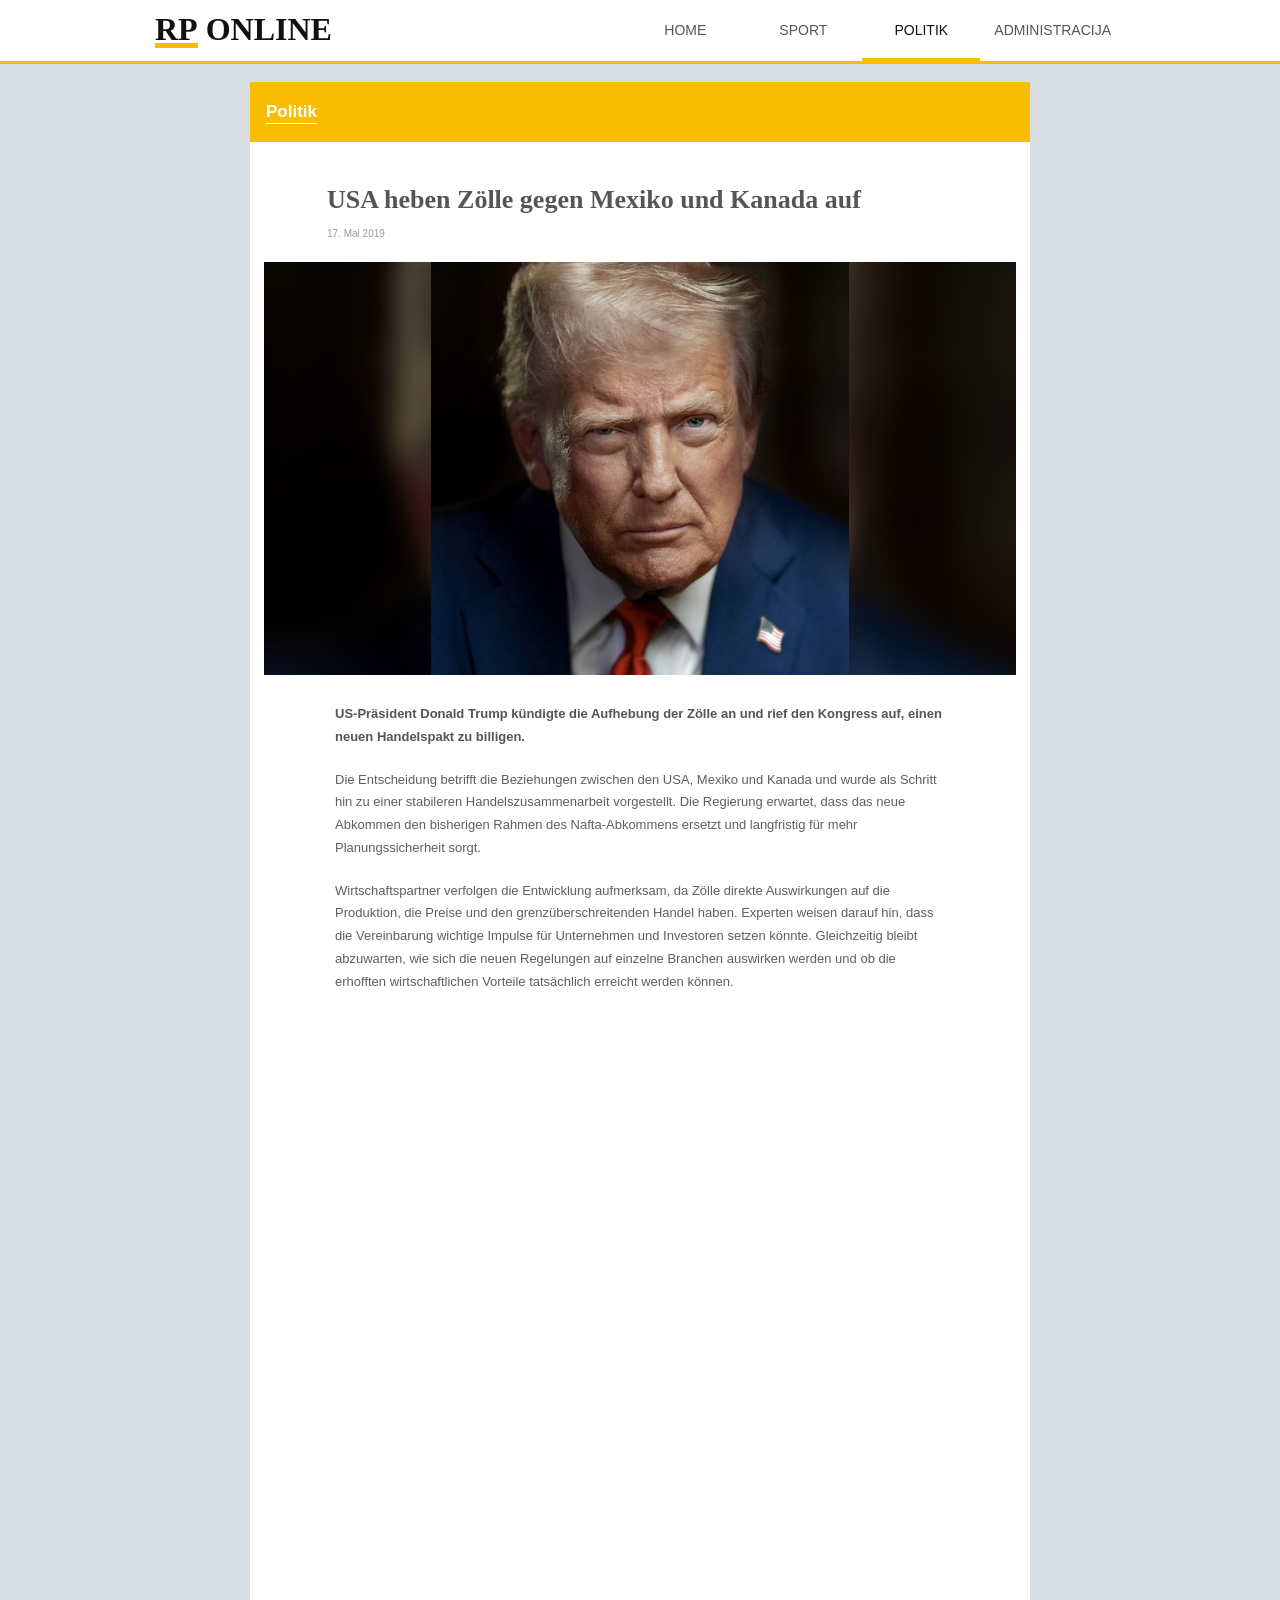
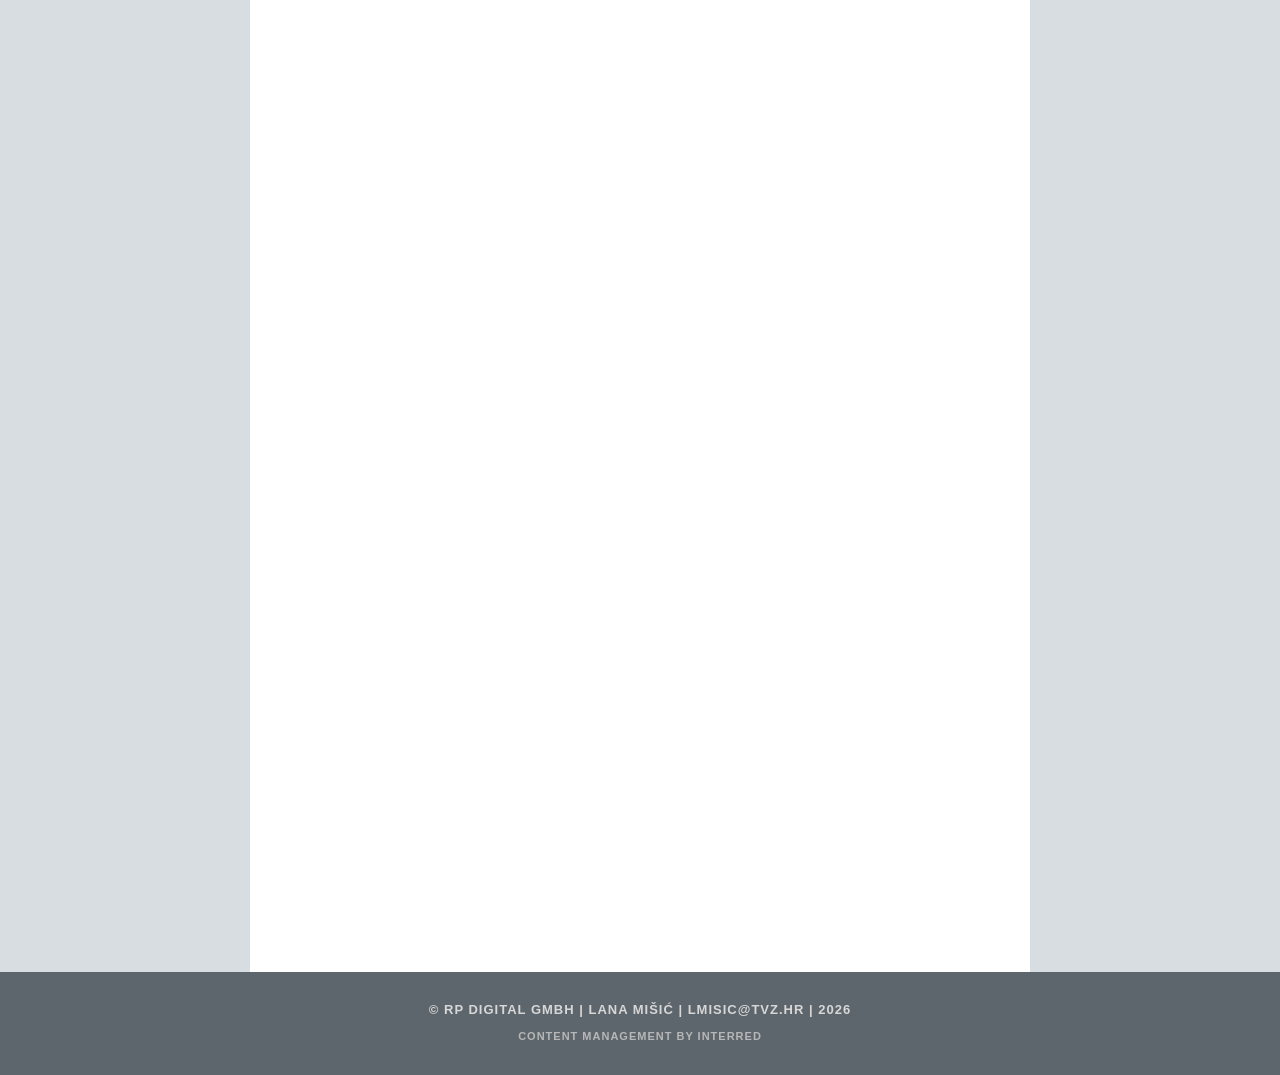
<file: pwa/usa.html>
<!DOCTYPE html>
<html lang="hr">
<head>
    <meta charset="UTF-8">
    <meta name="viewport" content="width=device-width, initial-scale=1.0">
    <title>USA heben Zölle gegen Mexiko und Kanada auf | RP Online</title>
    <link rel="stylesheet" href="style.css">
</head>
<body>
    <header class="site-header">
        <div class="header-inner">
            <a class="logo" href="index.html" aria-label="RP Online početna"><span>RP</span> Online</a>
            <nav class="main-nav" aria-label="Glavna navigacija">
                <a href="index.html">Home</a>
                <a href="index.html#sport">Sport</a>
                <a class="active" href="index.html#politik">Politik</a>
                <a href="#">Administracija</a>
            </nav>
        </div>
    </header>
    <main class="article-shell">
        <article class="article-page">
            <div class="section-label">Politik</div>
            <header class="article-header">
                <h1>USA heben Zölle gegen Mexiko und Kanada auf</h1>
                <time datetime="2019-05-17">17. Mai 2019</time>
            </header>
            <img class="article-hero" src="images/politik-trump.jpg" alt="Donald Trump govori za govornicom">
            <p class="lead">US-Präsident Donald Trump kündigte die Aufhebung der Zölle an und rief den Kongress auf, einen neuen Handelspakt zu billigen.</p>
<p>Die Entscheidung betrifft die Beziehungen zwischen den USA, Mexiko und Kanada und wurde als Schritt hin zu einer stabileren Handelszusammenarbeit vorgestellt. Die Regierung erwartet, dass das neue Abkommen den bisherigen Rahmen des Nafta-Abkommens ersetzt und langfristig für mehr Planungssicherheit sorgt.</p>

<p>Wirtschaftspartner verfolgen die Entwicklung aufmerksam, da Zölle direkte Auswirkungen auf die Produktion, die Preise und den grenzüberschreitenden Handel haben. Experten weisen darauf hin, dass die Vereinbarung wichtige Impulse für Unternehmen und Investoren setzen könnte. Gleichzeitig bleibt abzuwarten, wie sich die neuen Regelungen auf einzelne Branchen auswirken werden und ob die erhofften wirtschaftlichen Vorteile tatsächlich erreicht werden können.</p>
        </article>
    </main>
    <footer class="site-footer">
        <p>&copy; RP Digital GmbH | Lana Mišić | lmisic@tvz.hr | 2026</p>
        <small>Content Management by InterRed</small>
    </footer>
</body>
</html>
</file>
<file: pwa/style.css>
* {
    box-sizing: border-box;
}

html {
    scroll-behavior: smooth;
}

body {
    margin: 0;
    min-height: 100vh;
    display: flex;
    flex-direction: column;
    background: #d8dde2;
    color: #5f5f5f;
    font-family: Arial, Helvetica, sans-serif;
    line-height: 1.5;
}

a {
    color: inherit;
    text-decoration: none;
}

img {
    display: block;
    max-width: 100%;
}

.site-header {
    background: #ffffff;
    border-bottom: 3px solid #f8bd00;
}

.header-inner {
    width: min(970px, calc(100% - 32px));
    min-height: 56px;
    margin: 0 auto;
    display: flex;
    align-items: center;
    justify-content: space-between;
    gap: 24px;
}

.logo {
    color: #111111;
    font-family: Georgia, "Times New Roman", serif;
    font-size: 32px;
    font-weight: 700;
    line-height: 1;
    text-transform: uppercase;
    white-space: nowrap;
}

.logo span {
    display: inline-block;
    border-bottom: 5px solid #f8bd00;
    line-height: 0.8;
}

.main-nav {
    display: flex;
    align-items: stretch;
    gap: 0;
}

.main-nav a {
    min-width: 118px;
    padding: 20px 14px 17px;
    border-bottom: 3px solid transparent;
    color: #555555;
    font-size: 14px;
    text-align: center;
    text-transform: uppercase;
}

.main-nav a:hover,
.main-nav a:focus,
.main-nav a.active {
    border-bottom-color: #f8bd00;
    color: #111111;
}

.page-shell {
    width: min(970px, calc(100% - 32px));
    margin: 42px auto 18px;
    flex: 1;
}

.news-section {
    margin-bottom: 16px;
    background: #ffffff;
    border: 1px solid #cbd0d4;
    box-shadow: 0 1px 3px rgba(0, 0, 0, 0.12);
}

.news-section h1,
.section-label {
    margin: 0;
    padding: 17px 16px;
    background: #f8bd00;
    color: #ffffff;
    font-size: 17px;
    font-weight: 700;
    text-decoration: underline;
    text-underline-offset: 6px;
}

.news-card {
    display: grid;
    grid-template-columns: 258px 1fr;
    gap: 15px;
    padding: 15px 15px 14px;
    border-top: 1px solid #d8d8d8;
}

.news-card:first-of-type {
    border-top: 0;
}

.news-image {
    overflow: hidden;
    background: #eef1f3;
}

.news-image img {
    width: 100%;
    aspect-ratio: 258 / 192;
    object-fit: cover;
    transition: transform 0.2s ease;
}

.news-card:hover .news-image img {
    transform: scale(1.03);
}

.news-copy h2 {
    margin: -4px 0 10px;
    color: #555555;
    font-family: Georgia, "Times New Roman", serif;
    font-size: 31px;
    line-height: 1.13;
    font-weight: 700;
}

.news-copy h2 a:hover,
.news-copy h2 a:focus {
    color: #222222;
    text-decoration: underline;
}

.news-copy p {
    margin: 0;
    max-width: 675px;
    font-size: 18px;
    line-height: 1.35;
}

.news-copy span {
    color: #777777;
    font-size: 12px;
    font-weight: 700;
    text-transform: uppercase;
}

.article-shell {
    width: min(780px, calc(100% - 32px));
    margin: 18px auto 0;
    flex: 1;
    background: #ffffff;
}

.article-page {
    min-height: 2490px;
    background: #ffffff;
}

.article-header {
    padding: 42px 77px 18px;
}

.article-header h1 {
    margin: 0 0 4px;
    color: #555555;
    font-family: Georgia, "Times New Roman", serif;
    font-size: 26px;
    line-height: 1.25;
}

.article-header time {
    color: #9a9a9a;
    font-size: 10px;
}

.article-hero {
    width: calc(100% - 28px);
    margin: 0 auto 28px;
    aspect-ratio: 759 / 417;
    object-fit: cover;
}

.article-page p {
    width: min(610px, calc(100% - 48px));
    margin: 0 auto 20px;
    font-size: 13px;
    line-height: 1.75;
}

.article-page .lead {
    color: #555555;
    font-weight: 700;
}

.empty-state {
    padding: 22px 18px;
    color: #777777;
    font-size: 15px;
}

.site-footer {
    margin-top: auto;
    padding: 28px 16px 31px;
    background: #5e666d;
    color: #d7d7d7;
    text-align: center;
    text-transform: uppercase;
}

.site-footer p {
    margin: 0;
    font-size: 13px;
    font-weight: 700;
    letter-spacing: 1px;
}

.site-footer small {
    display: block;
    margin-top: 8px;
    color: #b7b7b7;
    font-size: 11px;
    font-weight: 700;
    letter-spacing: 1px;
}
.news-form {
    max-width: 720px;
    margin: 0 auto;
    padding: 30px 24px 34px;
}

.form-item {
    margin-bottom: 18px;
}

.form-item label {
    display: inline-block;
    margin-bottom: 7px;
    color: #333333;
    font-size: 13px;
    font-weight: 700;
    text-transform: uppercase;
}

.form-field-textual,
.news-form input[type="file"] {
    width: 100%;
    border: 1px solid #c9d0d6;
    background: #f8fafb;
    color: #333333;
    font: inherit;
}

.form-field-textual {
    padding: 12px 13px;
}

.form-field-textual:focus,
.news-form input[type="file"]:focus {
    border-color: #f8bd00;
    background: #ffffff;
    outline: 3px solid rgba(248, 189, 0, 0.22);
}

.news-form textarea {
    resize: vertical;
}

.news-form input[type="file"] {
    padding: 10px;
}

.checkbox-item {
    display: flex;
    align-items: center;
    gap: 9px;
}

.checkbox-item label {
    margin-bottom: 0;
    text-transform: none;
}

.form-actions {
    display: flex;
    justify-content: flex-end;
    gap: 10px;
    padding-top: 8px;
}

.news-form button {
    border: 1px solid #d6a400;
    background-color: #f8bd00;
    color: #1d1d1d;
    padding: 11px 22px;
    font-weight: 700;
    cursor: pointer;
}

.news-form button[type="reset"] {
    border-color: #c9d0d6;
    background: #ffffff;
    color: #555555;
}

.news-form button:hover,
.news-form button:focus {
    filter: brightness(0.96);
}

.article-category {
    color: #c08d00;
    font-size: 12px;
    font-weight: 700;
    letter-spacing: 0.5px;
    text-transform: uppercase;
}

.article-page .article-meta {
    color: #8b8b8b;
    font-size: 11px;
    font-weight: 700;
    text-transform: uppercase;
}

.uploaded-image {
    width: calc(100% - 28px);
    margin: 0 auto 28px;
    background: #eef1f3;
}

.uploaded-image img {
    width: 100%;
    max-height: 460px;
    object-fit: cover;
}

.form-message {
    width: min(610px, calc(100% - 48px));
    margin: 20px auto;
    padding: 14px 18px;
    background: #fff4cc;
    color: #5f4b00;
}

.article-status p {
    color: #777777;
    font-size: 12px;
    font-weight: 700;
    text-transform: uppercase;
}

.admin-section {
    padding-bottom: 18px;
}

.admin-form {
    margin: 22px auto;
    border: 1px solid #d8d8d8;
    background: #ffffff;
}

.admin-form + .admin-form {
    border-top: 4px solid #f8bd00;
}

.admin-form-header {
    display: flex;
    justify-content: space-between;
    gap: 14px;
    margin-bottom: 18px;
    color: #555555;
    font-size: 13px;
    text-transform: uppercase;
}

.admin-form-header span {
    color: #c08d00;
    font-weight: 700;
}

.admin-image-row {
    display: grid;
    grid-template-columns: 120px 1fr;
    gap: 14px;
    align-items: center;
}

.admin-image-row img {
    width: 120px;
    aspect-ratio: 4 / 3;
    object-fit: cover;
    background: #eef1f3;
}

.danger-button {
    border-color: #ad2f2f !important;
    background: #c84646 !important;
    color: #ffffff !important;
}

.auth-form {
    max-width: 520px;
}

.admin-toolbar {
    width: min(720px, calc(100% - 48px));
    margin: 20px auto;
    padding: 14px 18px;
    border: 1px solid #d8d8d8;
    background: #f8fafb;
    display: flex;
    justify-content: space-between;
    gap: 14px;
    align-items: center;
}

.admin-toolbar p {
    margin: 0;
    color: #555555;
    font-weight: 700;
}

.admin-toolbar a,
.text-button,
.empty-state a,
.form-message a {
    color: #111111;
    font-weight: 700;
    text-decoration: underline;
    text-decoration-color: #f8bd00;
    text-decoration-thickness: 2px;
    text-underline-offset: 4px;
}

.validation-message {
    display: block;
    margin-bottom: 6px;
    color: #ad2f2f;
    font-size: 12px;
    font-weight: 700;
}

.field-error {
    border-color: #ad2f2f !important;
    background: #fff8f8 !important;
}

@media (max-width: 760px) {
    .header-inner {
        min-height: auto;
        padding: 14px 0 0;
        flex-direction: column;
        gap: 10px;
    }

    .main-nav {
        width: 100%;
        flex-wrap: wrap;
        justify-content: center;
    }

    .main-nav a {
        min-width: 50%;
        padding: 12px 8px 10px;
    }

    .page-shell {
        margin-top: 24px;
    }

    .news-card {
        grid-template-columns: 1fr;
        gap: 12px;
    }

    .news-copy h2 {
        font-size: 25px;
    }

    .news-copy p {
        font-size: 16px;
    }

    .article-header {
        padding: 30px 24px 16px;
    }

    .article-header h1 {
        font-size: 24px;
    }

    .article-page {
        min-height: auto;
        padding-bottom: 48px;
    }

    .news-form {
        padding: 24px 16px 28px;
    }

    .form-actions {
        flex-direction: column;
    }

    .admin-image-row {
        grid-template-columns: 1fr;
    }

    .admin-image-row img {
        width: 100%;
    }
    
}
</file>
